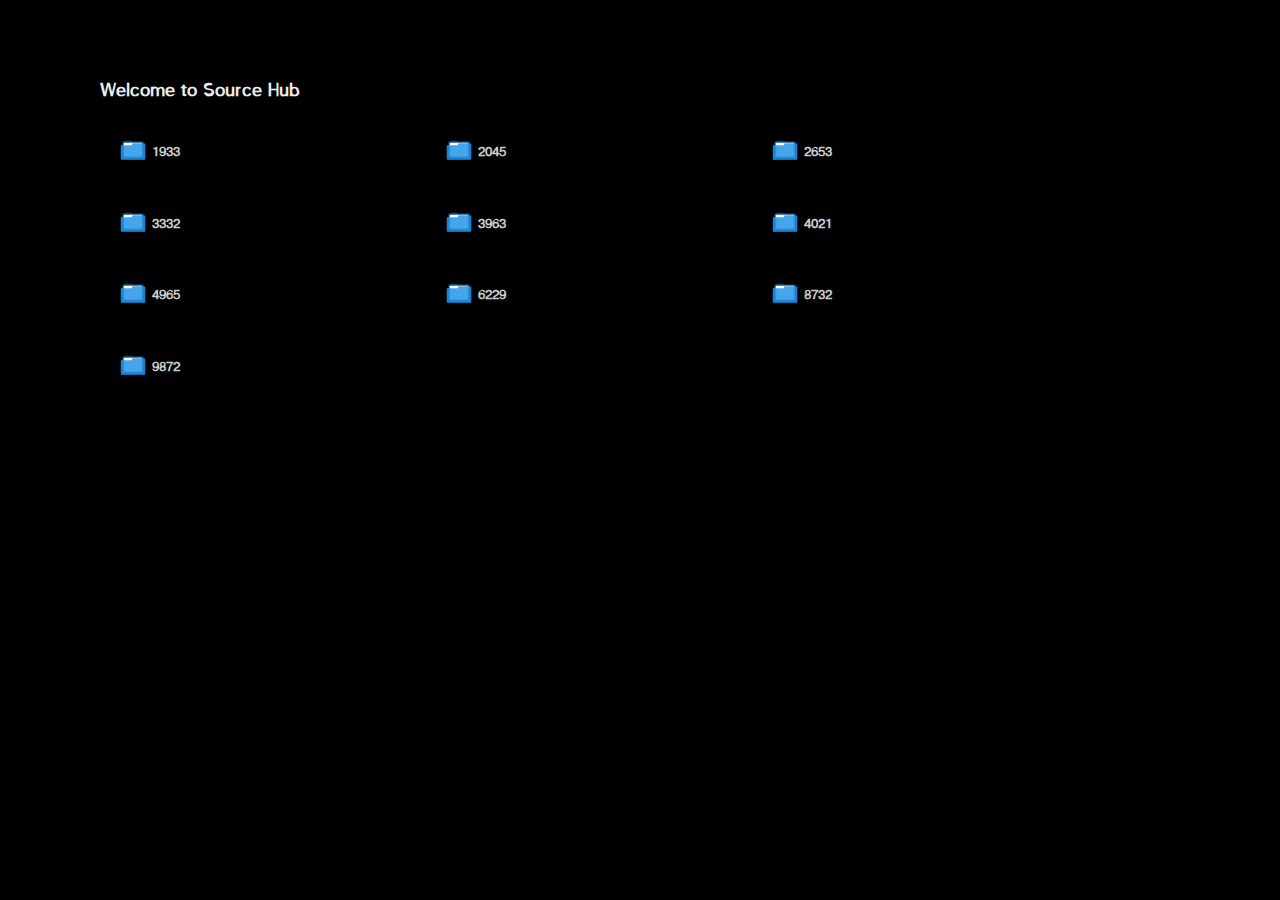
<file: index.html>
<!DOCTYPE html>
<html lang="fa">
<head>
    <meta charset="UTF-8">
    <meta http-equiv="X-UA-Compatible" content="IE=edge">
    <meta name="viewport" content="width=device-width, initial-scale=1.0">
    <title>Source Hub</title>
</head>
<body>

    <script>
        location.href = './0000'; 
    </script>
   
</body>
</html>
</file>
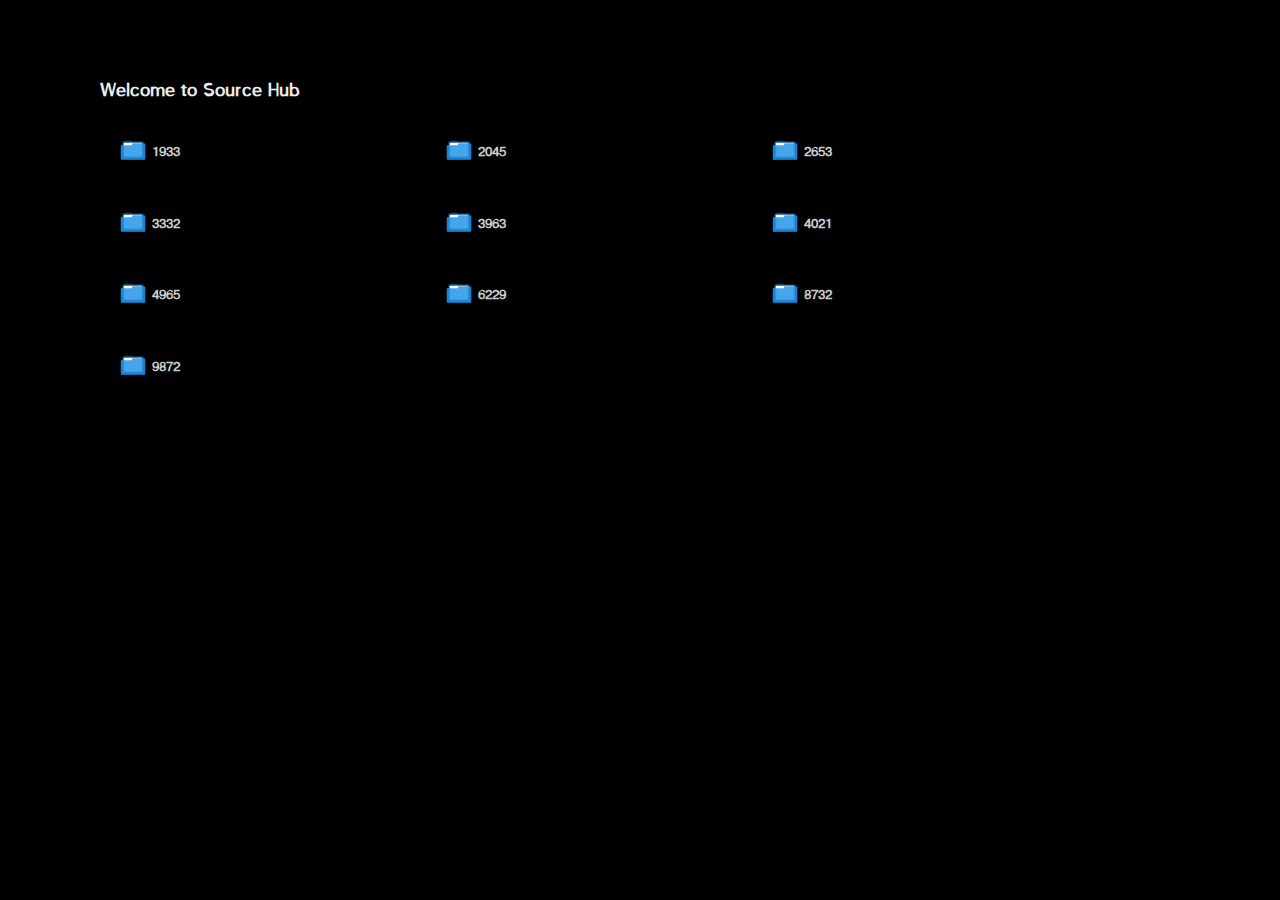
<file: 0000/index.html>
<!DOCTYPE html>
<html>
  <head>
    <meta charset='utf-8'> 
    <meta name="viewport" content="width=device-width, initial-scale=1.0, maximum-scale=1.0, user-scalable=no">
    <link rel="stylesheet" href="./style.css">
    <title>listing directory /</title>
  </head>
  <body class="directory">
    <div id="wrapper">
      <h1>Welcome to Source Hub</h1>
      <ul id="files" class="view-tiles">
        <li><a href="../1933/" class="icon icon-directory" title="1933"><span class="name">1933</span></a></li>
        <li><a href="../2045/" class="icon icon-directory" title="2045"><span class="name">2045</span></a></li>
        <li><a href="../2653/" class="icon icon-directory" title="2653"><span class="name">2653</span></a></li>
        <li><a href="../3332/" class="icon icon-directory" title="3332"><span class="name">3332</span></a></li>
        <li><a href="../3963/" class="icon icon-directory" title="3963"><span class="name">3963</span></a></li>
        <li><a href="../4021/" class="icon icon-directory" title="4021"><span class="name">4021</span></a></li>
        <li><a href="../4965/" class="icon icon-directory" title="4965"><span class="name">4965</span></a></li>
        <li><a href="../6229/" class="icon icon-directory" title="6229"><span class="name">6229</span></a></li>
        <li><a href="../8732/" class="icon icon-directory" title="8732"><span class="name">8732</span></a></li>
        <li><a href="../9872/" class="icon icon-directory" title="9872"><span class="name">9872</span></a></li>
      </ul>
    </div>
  </body>
</html>
</file>
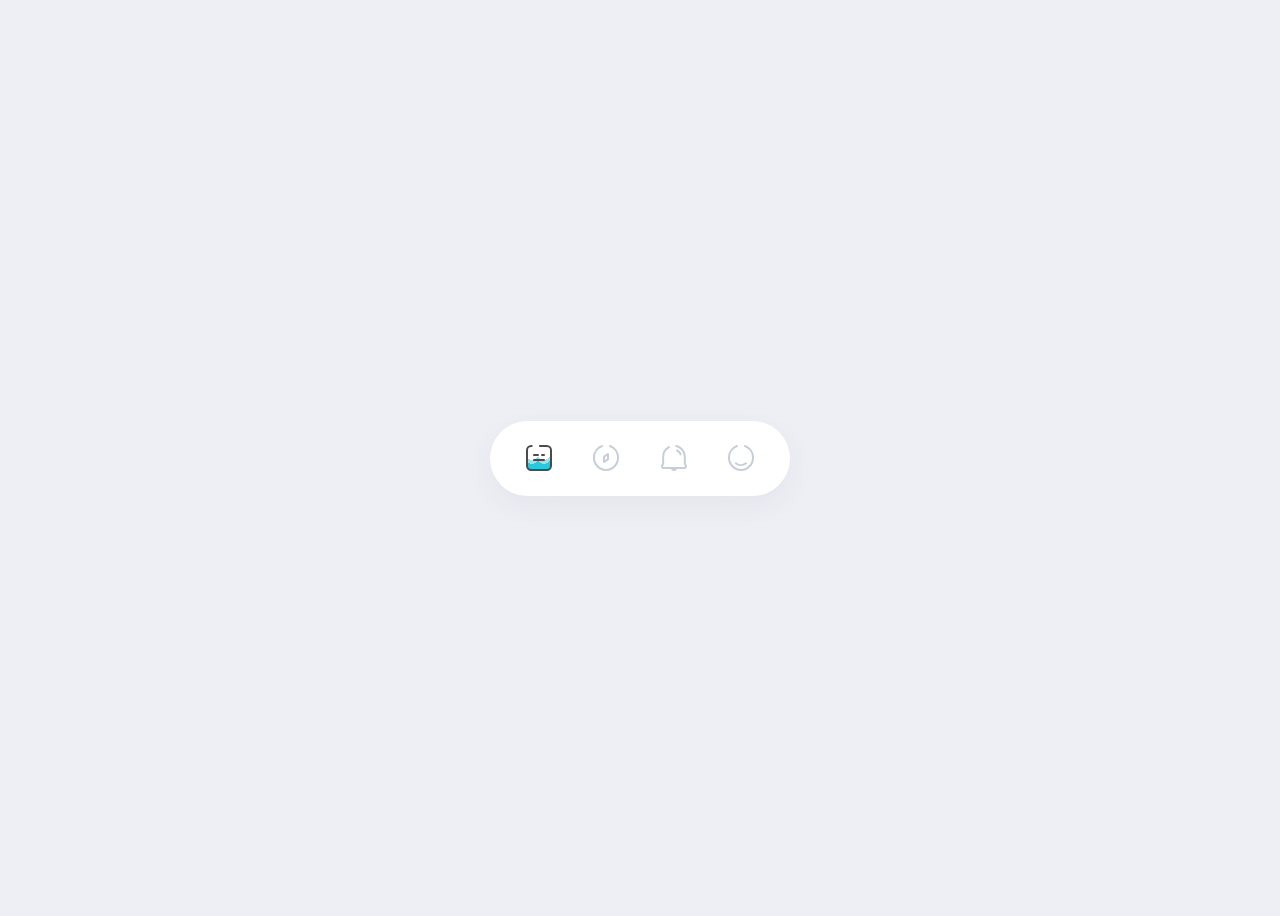
<file: 1933/index.html>
<!DOCTYPE html>
<html lang="en">
<head>
    <meta charset="UTF-8">
    <meta http-equiv="X-UA-Compatible" content="IE=edge">
    <meta name="viewport" content="width=device-width, initial-scale=1.0">
    <title>Document</title>
    <link rel="stylesheet" href="./style.css">
</head>
<body>
    <div class="tabs">
        <!-- TAB 1 -->
        <input type="radio" name="tab" id="tab-01" checked />
        <label for="tab-01">
          <svg>
            <use xlink:href="#icon-01" class="icon" />
          </svg>
          <div class="wave"></div>
        </label>
        <!-- TAB 2 -->
        <input type="radio" name="tab" id="tab-02" />
        <label for="tab-02">
          <svg>
            <use xlink:href="#icon-02" class="icon" />
          </svg>
          <div class="wave"></div>
        </label>
        <!-- TAB 3 -->
        <input type="radio" name="tab" id="tab-03" />
        <label for="tab-03">
          <svg>
            <use xlink:href="#icon-03" class="icon" />
          </svg>
          <div class="wave"></div>
        </label>
        <!-- TAB 4 -->
        <input type="radio" name="tab" id="tab-04" />
        <label for="tab-04">
          <svg>
            <use xlink:href="#icon-04" class="icon" />
          </svg>
          <div class="wave"></div>
        </label>
      </div>
      
      
      <!-- SVG -->
      <svg xmlns="http://www.w3.org/2000/svg" style="display: none;">
        <symbol xmlns="http://www.w3.org/2000/svg" viewBox="0 0 26 26" id="icon-01">
          <path d="M13.93,1H20.8A4.21,4.21,0,0,1,25,5.2V20.8A4.21,4.21,0,0,1,20.8,25H5.2A4.21,4.21,0,0,1,1,20.8V5.2A4.21,4.21,0,0,1,5.2,1h.47"/>
          <line x1="16" y1="10" x2="18" y2="10"/>
          <line x1="8" y1="10" x2="12" y2="10"/>
          <line x1="8" y1="15" x2="18" y2="15"/>
        </symbol>
        <symbol xmlns="http://www.w3.org/2000/svg" viewBox="0 0 26 26" id="icon-02">
          <path d="M17,1a12.33,12.33,0,0,1,8,11.65A12.18,12.18,0,0,1,13,25,12.18,12.18,0,0,1,1,12.65,12.33,12.33,0,0,1,9,1"/>
        <polygon points="15 14.33 11 17 11 11.67 15 9 15 14.33"/>
        </symbol>
        <symbol xmlns="http://www.w3.org/2000/svg" viewBox="0 0 26 26" id="icon-03">
          <path d="M7.91,2.08a11.15,11.15,0,0,0-5.73,9.81v6a7.83,7.83,0,0,1-1,2.92A1.47,1.47,0,0,0,2.43,23H23.57a1.47,1.47,0,0,0,1.26-2.16,7.83,7.83,0,0,1-1-2.92v-6A11.06,11.06,0,0,0,15.18,1"/>
        <path d="M15,23a2,2,0,0,1-4,0"/>
        <path d="M16,5.51A6.53,6.53,0,0,1,19.65,9.4"/>
        </symbol>
        <symbol xmlns="http://www.w3.org/2000/svg" viewBox="0 0 26 26" id="icon-04">
          <path d="M17,1a12.33,12.33,0,0,1,8,11.65A12.18,12.18,0,0,1,13,25,12.18,12.18,0,0,1,1,12.65,12.33,12.33,0,0,1,9,1"/>
        <path d="M18,18.26a8,8,0,0,1-10.09-.1"/>
        </symbol>
      </svg>
      
      <svg xmlns="http://www.w3.org/2000/svg" height="0" width="0">
        <clipPath id="path-icon-01">
          <path d="M13.93,1H20.8A4.21,4.21,0,0,1,25,5.2V20.8A4.21,4.21,0,0,1,20.8,25H5.2A4.21,4.21,0,0,1,1,20.8V5.2A4.21,4.21,0,0,1,5.2,1h.47"/>
        </clipPath>
        <clipPath id="path-icon-02">
          <path d="M17,1a12.33,12.33,0,0,1,8,11.65A12.18,12.18,0,0,1,13,25,12.18,12.18,0,0,1,1,12.65,12.33,12.33,0,0,1,9,1"/>
        </clipPath>
        <clipPath id="path-icon-03">
          <path d="M7.91,2.08a11.15,11.15,0,0,0-5.73,9.81v6a7.83,7.83,0,0,1-1,2.92A1.47,1.47,0,0,0,2.43,23H23.57a1.47,1.47,0,0,0,1.26-2.16,7.83,7.83,0,0,1-1-2.92v-6A11.06,11.06,0,0,0,15.18,1"/>
        </clipPath>
        <clipPath id="path-icon-04">
          <path d="M17,1a12.33,12.33,0,0,1,8,11.65A12.18,12.18,0,0,1,13,25,12.18,12.18,0,0,1,1,12.65,12.33,12.33,0,0,1,9,1"/>
        </clipPath>
      </svg>
</body>
</html>
</file>
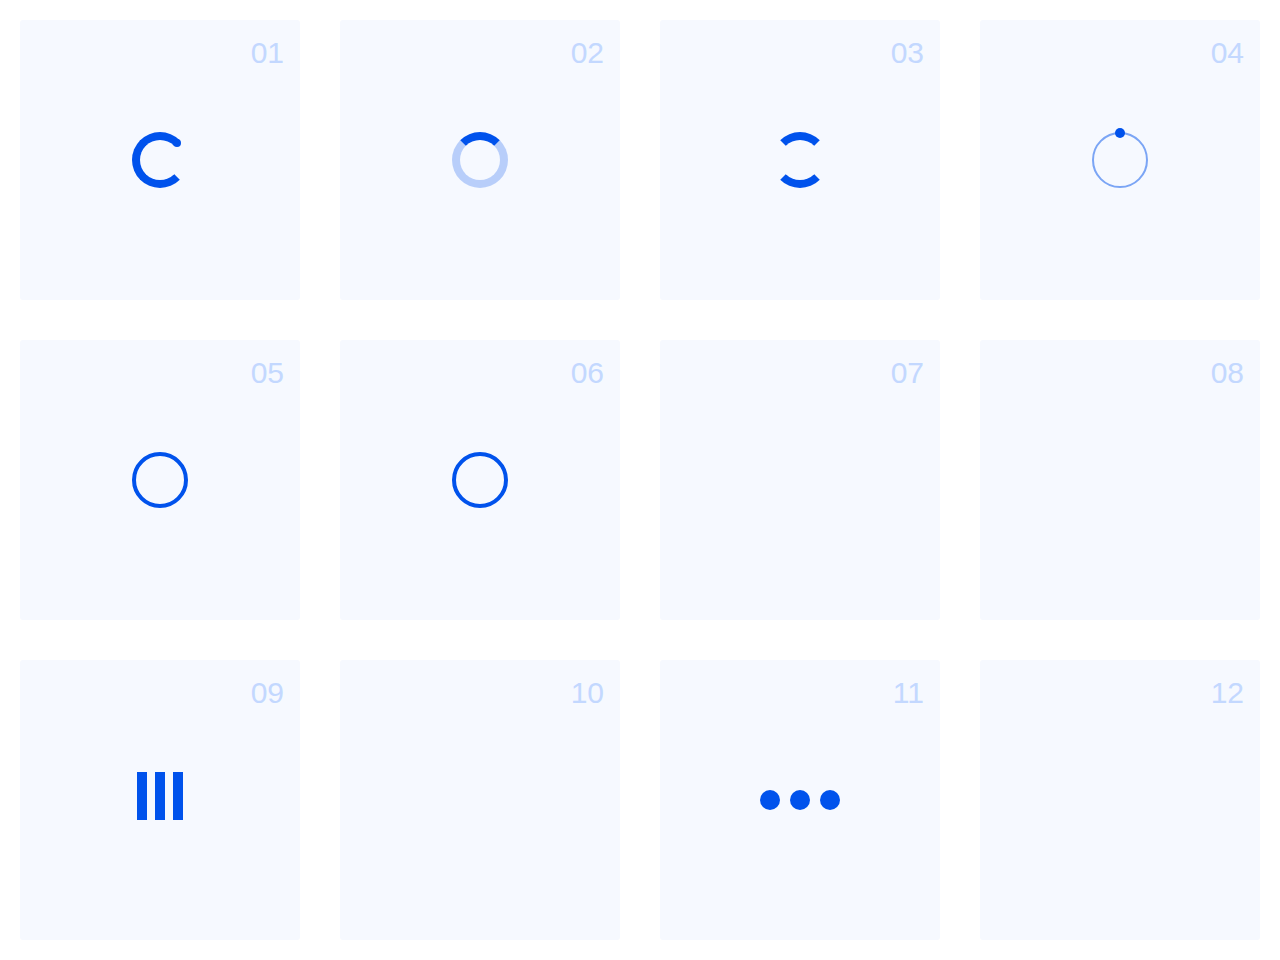
<file: 2045/index.html>
<!DOCTYPE html>
<html>
	<head>
		<title>Loader</title>
		<link rel="stylesheet" type="text/css" href="./style.css">
	</head>
	<body>
		<div class="container">
			<div class="item">
				<div class="number">01</div>
				<div class="loader01"></div>
			</div>

			<div class="item">
				<div class="number">02</div>
				<div class="loader02"></div>
			</div>

			<div class="item">
				<div class="number">03</div>
				<div class="loader03"></div>
			</div>

			<div class="item">
				<div class="number">04</div>
				<div class="loader04"></div>
			</div>

			<div class="item">
				<div class="number">05</div>
				<div class="loader05"></div>
			</div>

			<div class="item">
				<div class="number">06</div>
				<div class="loader06"></div>
			</div>

			<div class="item">
				<div class="number">07</div>
				<div class="loader07"></div>
			</div>

			<div class="item">
				<div class="number">08</div>
				<div class="loader08"></div>
			</div>

			<div class="item">
				<div class="number">09</div>
				<div class="loader09"></div>
			</div>

			<div class="item">
				<div class="number">10</div>
				<div class="loader10"></div>
			</div>

			<div class="item">
				<div class="number">11</div>
				<div class="loader11"></div>
			</div>

			<div class="item">
				<div class="number">12</div>
				<div class="loader12"></div>
			</div>
		</div>
	</body>
</html>
</file>
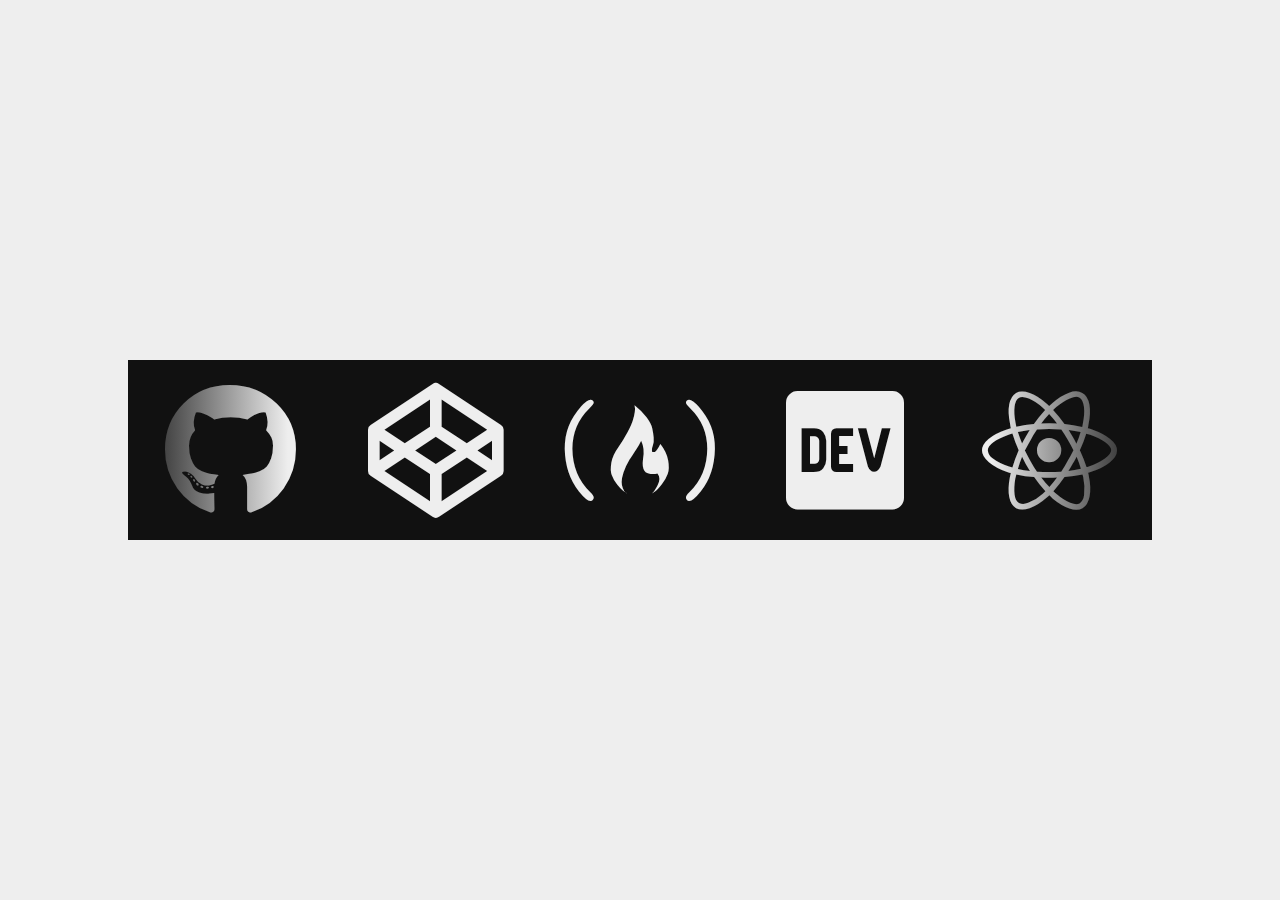
<file: 2653/index.html>
<!DOCTYPE html>
<html lang="en">
<head>
    <meta charset="UTF-8">
    <meta name="viewport" content="width=device-width, initial-scale=1.0">
    <title>Document</title>
    <link rel="stylesheet" href="https://cdnjs.cloudflare.com/ajax/libs/font-awesome/5.8.2/css/all.min.css">
    <link rel="stylesheet" href="./css/style.css">
</head>
<body>
    <div class="marquee">
        <ul class="marquee-content">
          <li><i class="fab fa-github"></i></li>
          <li><i class="fab fa-codepen"></i></li>
          <li><i class="fab fa-free-code-camp"></i></li>
          <li><i class="fab fa-dev"></i></li>
          <li><i class="fab fa-react"></i></li>
          <li><i class="fab fa-vuejs"></i></li>
          <li><i class="fab fa-angular"></i></li>
          <li><i class="fab fa-node"></i></li>
          <li><i class="fab fa-wordpress"></i></li>
          <li><i class="fab fa-aws"></i></li>
          <li><i class="fab fa-docker"></i></li>
          <li><i class="fab fa-android"></i></li>
        </ul>
      </div>
      <script src="./js/script.js"></script>
</body>
</html>
</file>
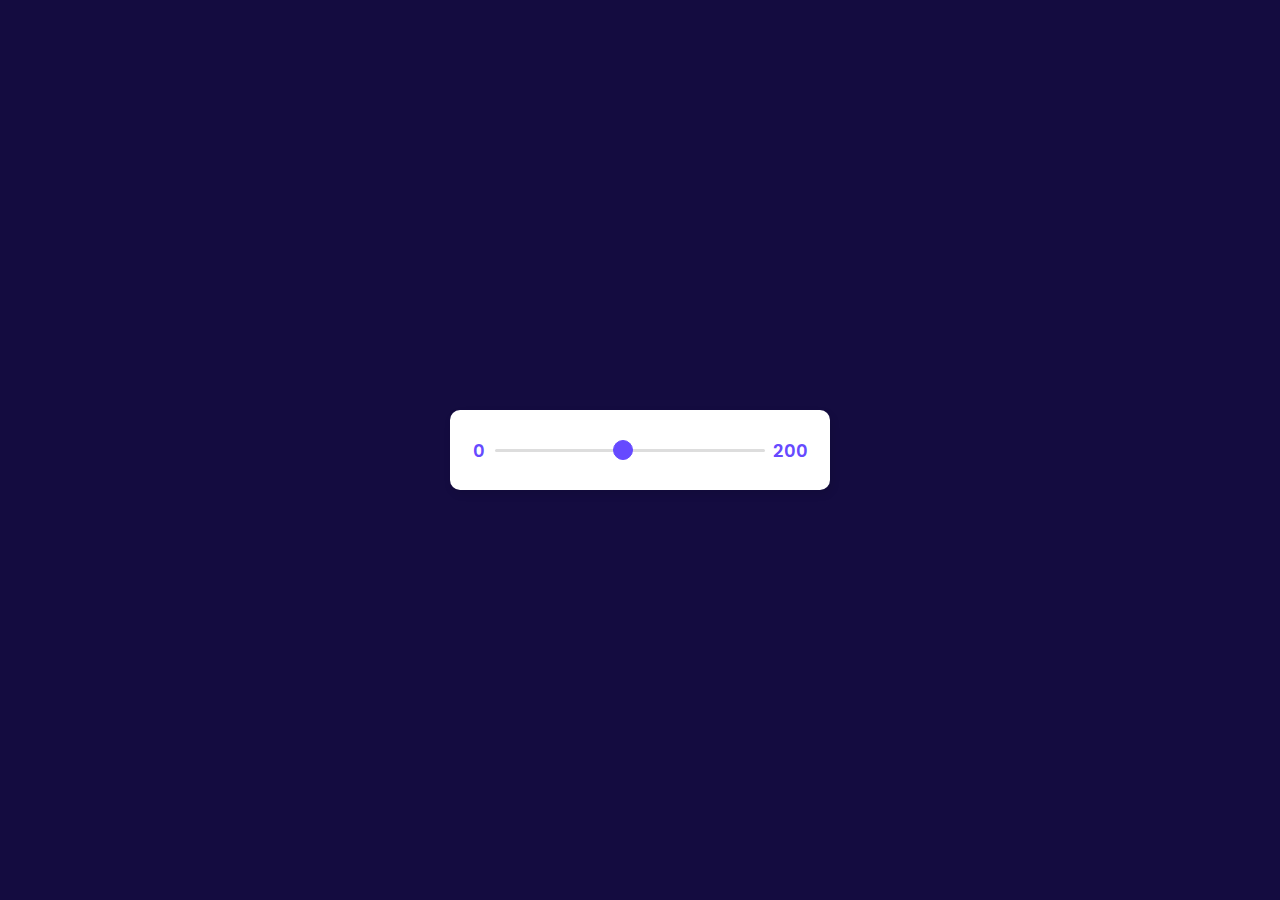
<file: 3963/index.html>
<!DOCTYPE html>
<html lang="en" dir="ltr">
  <head>
    <meta charset="utf-8">
    <title>Range Slider</title>
    <link rel="stylesheet" href="./style.css">
  </head>
  <body>
    <div class="range">
        <div class="sliderValue">
          <span>100</span>
        </div>
        <div class="field">
          <div class="value left">0</div>
          <input type="range" min="10" max="200" value="100" steps="1">
          <div class="value right">200</div>
        </div>
      </div>

    <script>
      const slideValue = document.querySelector("span");
      const inputSlider = document.querySelector("input");
      inputSlider.oninput = (()=>{
        let value = inputSlider.value;
        slideValue.textContent = value;
        slideValue.style.left = (value/2) + "%";
        slideValue.classList.add("show");
      });
      inputSlider.onblur = (()=>{
        slideValue.classList.remove("show");
      });
    </script>
  </body>
</html>
</file>
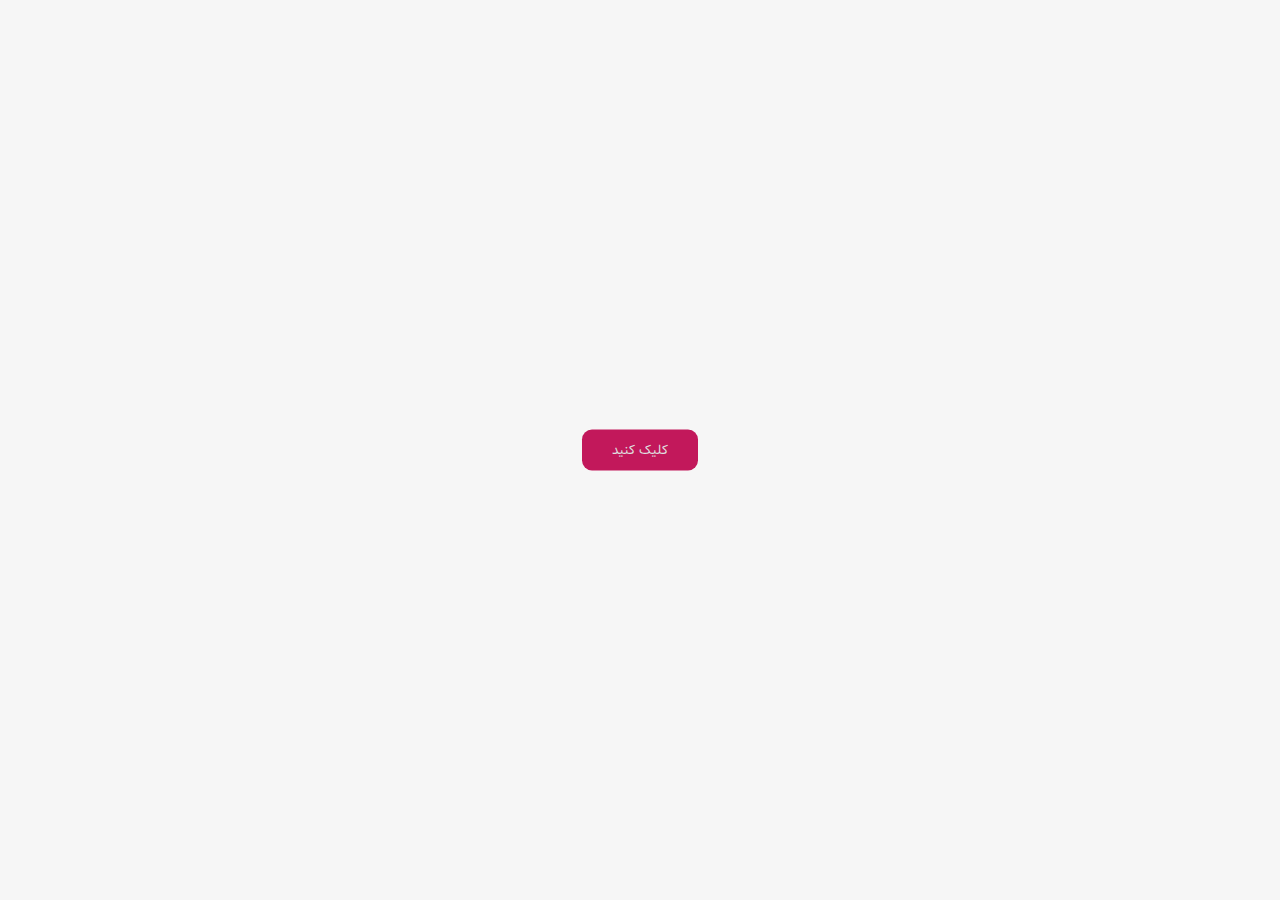
<file: 4021/index.html>
﻿<!DOCTYPE html>
<html>
<head>
    <link href="./css/style.css" rel="stylesheet" />
    <meta name="viewport" content="width=device-width, initial-scale=1">
    <meta charset="utf-8" />
    <title>alert-box</title>
</head>
<body class="body">

    <!--Click Button ::> onclick="alert.send('send message')"-->
    <button class="button alert-btn" onclick="alert.send('Lorem ipsum, dolor sit amet consectetur adipisicing elit. Error, ipsam? Deserunt, ipsum nobis facere voluptates iusto pariatur aspernatur laudantium ea!')">کلیک کنید</button>

    <!--Alert Box-->
    <div class="overlay">
        <div class="container">
            <div class="box">
                <div class="box-head">
                </div>
                <div class="box-body">
                    <p class="message"></p>
                </div>
                <div class="box-footer">
                    <button class="button box-btn" onclick="alert.return()">بستن</button>
                </div>
            </div>
        </div>
    </div>

    <script src="./js/script.js"></script>
</body>
</html>
</file>
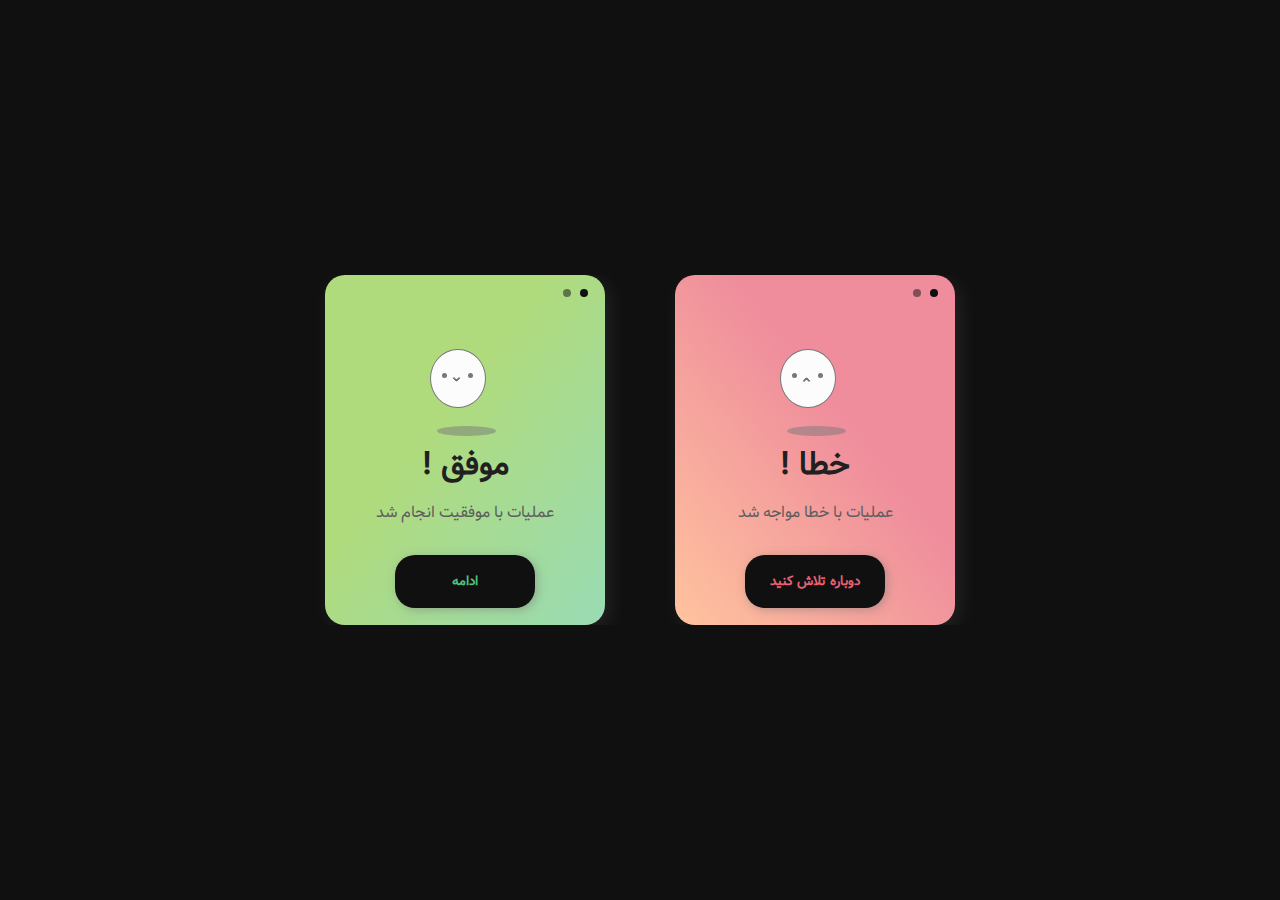
<file: 4965/index.html>
﻿<!DOCTYPE html>
<html>
<head>
    <link href="./style.css" rel="stylesheet">
    <meta name="viewport" content="width=device-width, initial-scale=1">
    <meta charset="utf-8">
    <title>status-box</title>
</head>
<body>
    <div class="container">
        <div class="success-box rwd">
            <div class="dot"></div>
            <div class="dot two"></div>
            <div class="face">
                <div class="eye"></div>
                <div class="eye right"></div>
                <div class="mouth happy"></div>
            </div>
            <div class="shadow scale"></div>
            <div class="message"><h1 class="alert h1">موفق !</h1><p>عملیات با موفقیت انجام شد</p></div>
            <button class="button-box green">ادامه</button>
        </div>
        <div class="error-box rwd">
            <div class="dot"></div>
            <div class="dot two"></div>
            <div class="face2">
                <div class="eye"></div>
                <div class="eye right"></div>
                <div class="mouth sad"></div>
            </div>
            <div class="shadow move"></div>
            <div class="message"><h1 class="alert h1">خطا !</h1><p>عملیات با خطا مواجه شد</div>
            <button class="button-box red">دوباره تلاش کنید</button>
        </div>
    </div>
</body>
</html>
</file>
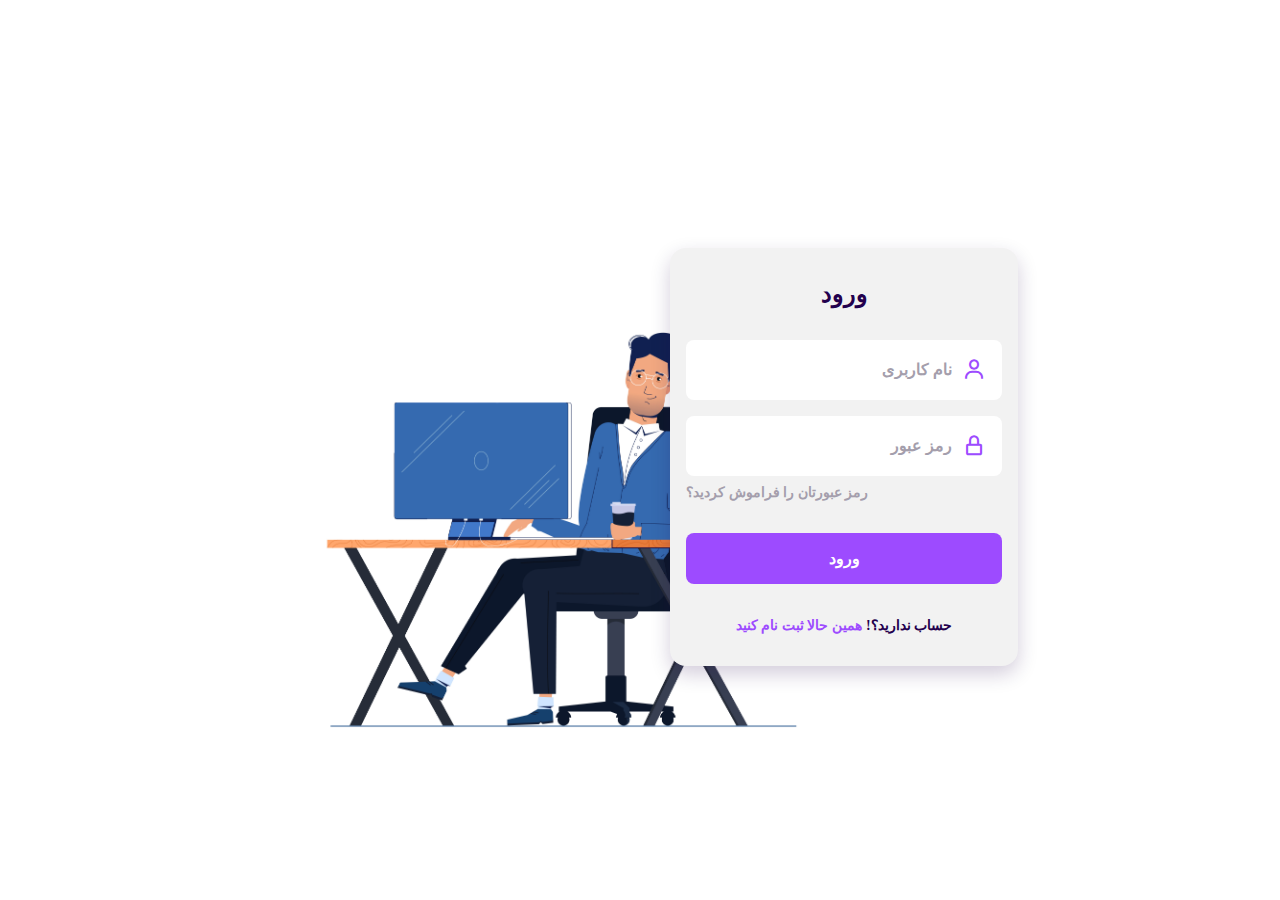
<file: 6229/index.html>
<!DOCTYPE html>
<html lang="fa-IR">
<head>
    <meta charset="UTF-8">
    <meta name="viewport" content="width=device-width, initial-scale=1.0">
    <link rel="stylesheet" href="./css/style.css">
    <link href='https://cdn.jsdelivr.net/npm/boxicons@2.0.5/css/boxicons.min.css' rel='stylesheet'>
    <title>register-login</title>
</head>
<body>
    <div class="login">
        <div class="login__content">
            <div class="login__img">
                <img src="./img/img-login.jpg" alt="">
            </div>

            <div dir="rtl" class="login__forms">
                <form action="" class="login__registre" id="login-in">
                    <h1 class="login__title">ورود</h1>

                    <div class="login__box">
                        <i class='bx bx-user login__icon'></i>
                        <input type="text" placeholder="نام کاربری" class="login__input">
                    </div>

                    <div class="login__box">
                        <i class='bx bx-lock-alt login__icon'></i>
                        <input type="password" placeholder="رمز عبور" class="login__input">
                    </div>

                    <a href="#" class="login__forgot">رمز عبورتان را فراموش کردید؟<a>

                    <a href="#" class="login__button">ورود</a>

                    <div>
                        <span class="login__account">حساب ندارید؟!</span>
                        <span class="login__signin" id="sign-up">همین حالا ثبت نام کنید</span>
                    </div>
                </form>

                <form action="" class="login__create none" id="login-up">
                    <h1 class="login__title">ساخت حساب</h1>

                    <div class="login__box">
                        <i class='bx bx-user login__icon'></i>
                        <input type="text" placeholder="نام کاربری" class="login__input">
                    </div>

                    <div class="login__box">
                        <i class='bx bx-at login__icon'></i>
                        <input type="text" placeholder="ایمیل" class="login__input">
                    </div>

                    <div class="login__box">
                        <i class='bx bx-lock-alt login__icon'></i>
                        <input type="password" placeholder="رمز عبور" class="login__input">
                    </div>

                    <a href="#" class="login__button">ثبت نام و ورود</a>

                    <div>
                        <span class="login__account">حساب دارید؟!</span>
                        <span class="login__signup" id="sign-in">ورود</span>
                    </div>

                    <div class="login__social">
                        <a href="#" class="login__social-icon"><i class='bx bxl-facebook' ></i></a>
                        <a href="#" class="login__social-icon"><i class='bx bxl-twitter' ></i></a>
                        <a href="#" class="login__social-icon"><i class='bx bxl-google' ></i></a>
                    </div>
                </form>
            </div>
        </div>
    </div>

    <script src="./js/main.js"></script>
</body>
</html>
</file>
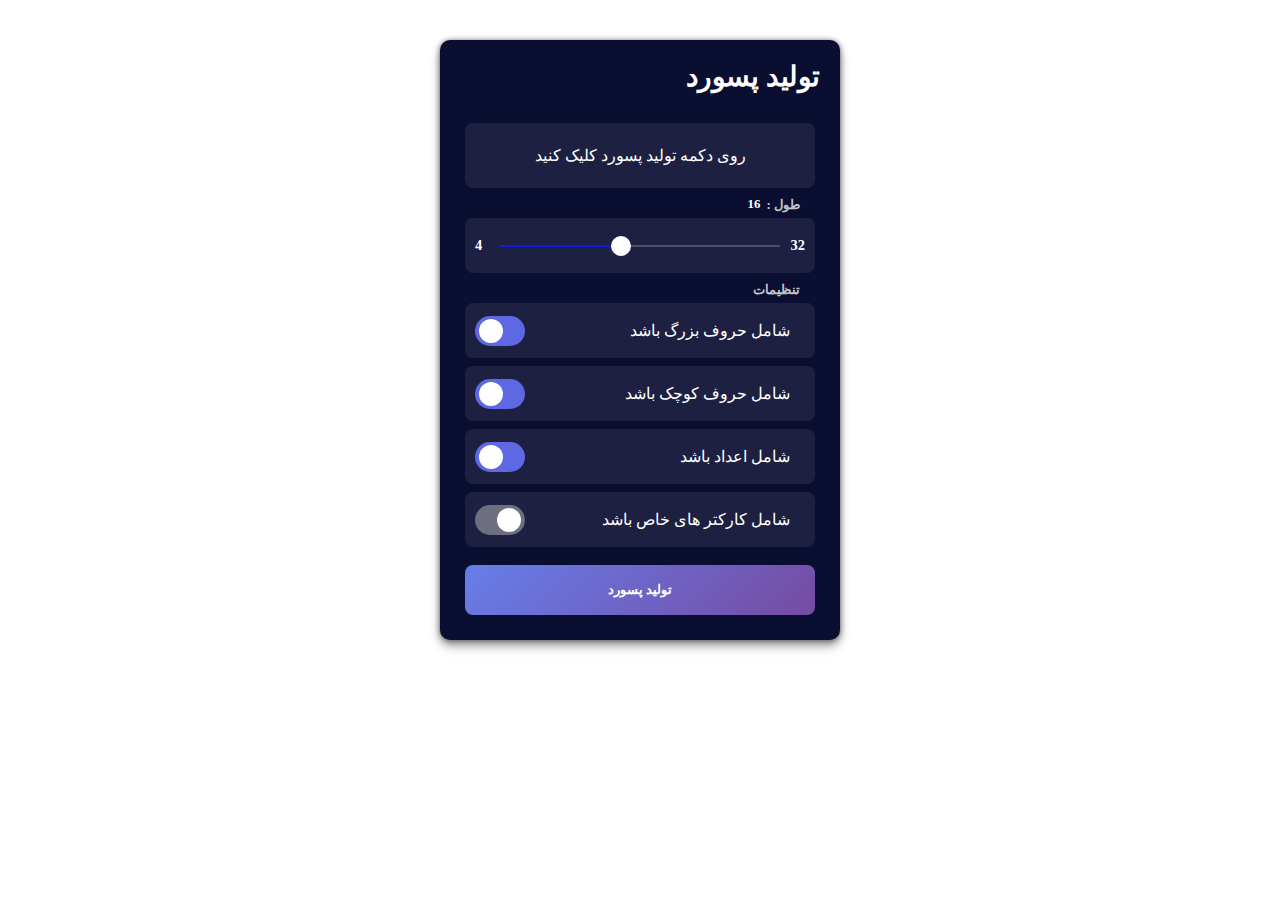
<file: 8732/index.html>
<!DOCTYPE html>
<html lang="fa">
<head>
    <meta charset="UTF-8">
    <meta name="viewport" content="width=device-width, initial-scale=1.0">
    <title>Document</title>
    <link rel="stylesheet" href="https://cdnjs.cloudflare.com/ajax/libs/font-awesome/5.11.2/css/all.min.css">
    <link rel="stylesheet" href="./style.css">
</head>
<body>
    <div class="container">
        <h2 class="title">تولید پسورد</h2>
        <div class="result">
            <div class="result__title field-title">پسورد تولید شده</div>
            <div class="result__info right">کلیک کنید تا کپی شود</div>
            <div class="result__info left">کپی شد</div>
            <div class="result__viewbox" id="result">روی دکمه تولید پسورد کلیک کنید</div>
            <button id="copy-btn" style="--x: 0; --y: 0"><i class="far fa-copy"></i></button>
        </div>
        <div class="length range__slider" data-min="4" data-max="32">
            <div class="length__title field-title" data-length='0'> طول : </div>
            <input id="slider" type="range" min="4" max="32" value="16" />
        </div>
    
        <div class="settings">
            <span class="settings__title field-title">تنظیمات</span>
            <div class="setting">
                <input type="checkbox" id="uppercase" checked />
                <label for="uppercase">شامل حروف بزرگ باشد</label>
            </div>
            <div class="setting">
                <input type="checkbox" id="lowercase" checked />
                <label for="lowercase">شامل حروف کوچک باشد</label>
            </div>
            <div class="setting">
                <input type="checkbox" id="number" checked />
                <label for="number">شامل اعداد باشد</label>
            </div>
            <div class="setting">
                <input type="checkbox" id="symbol" />
                <label for="symbol">شامل کارکتر های خاص باشد</label>
            </div>
        </div>
    
        <button class="btn generate" id="generate">تولید پسورد</button>
    </div>
    
    <script src="./main.js"></script>
</body>
</html>
</file>
<file: 0000/style.css>
@font-face {
  font-family: "Sunny";
  src: url(./FrzzSans.ttf);
}

* {
    margin: 0;
    padding: 0;
    outline: 0;
    box-sizing: border-box;
  }
  
  body {
    padding: 80px 100px;
    font: 13px "Sunny";
    background: #000;
    background-repeat: no-repeat;
    color: #fff;
    -webkit-font-smoothing: antialiased;
  }
  h1, h2, h3 {
    font-size: 22px;
    color: #eee;
  }
  h1 em, h2 em {
    padding: 0 5px;
    font-weight: normal;
  }
  h1 {
    font-size: 60px;
  }
  h2 {
    margin-top: 10px;
  }
  h3 {
    margin: 5px 0 10px 0;
    padding-bottom: 5px;
    border-bottom: 1px solid #eee;
    font-size: 18px;
  }
  ul li {
    list-style: none;
  }
  ul li:hover {
    cursor: pointer;
    color: #2e2e2e;
  }
  ul li .path {
    padding-left: 5px;
    font-weight: bold;
  }
  ul li .line {
    padding-right: 5px;
    font-style: italic;
  }
  ul li:first-child .path {
    padding-left: 0;
  }
  p {
    line-height: 1.5;
  }
  a {
    color: #cdcdcd;
    text-decoration: none;
  }
  a:hover {
    color: #ccc;
  }
  #stacktrace {
    margin-top: 15px;
  }
  .directory h1 {
    margin-bottom: 15px;
    font-size: 18px;
  }
  ul#files {
    width: 100%;
    height: 100%;
    overflow: hidden;
  }
  ul#files li {
    float: left;
    width: 30%;
    line-height: 25px;
    margin: 1px;
  }
  ul#files li a {
    display: block;
    border: 1px solid transparent;
    line-height:2.9;
    -webkit-border-radius: 5px;
    -moz-border-radius: 5px;
    border-radius: 5px;
    overflow: hidden;
    white-space: nowrap;
  }
  ul#files li a:focus,
  ul#files li a:hover {
    background: rgb(143 143 143 / 17%);
    border: 1px solid #72727224;
  }
  ul#files li a.highlight {
    -webkit-transition: background .4s ease-in-out;
    background: #1f1f1b4d;
    border-color: #34343452;
}

  /*views*/
  #files span {
    display: inline-block;
    overflow: hidden;
    text-overflow: ellipsis;
    text-indent: 10px;
  }
  #files .name {
    background-repeat: no-repeat;
  }
  #files .icon .name {
    text-indent: 40px;
    font-weight: bold;
  }
  
  /*tiles*/
  .view-tiles .name {
    width: 100%;
    background-position: 8px 5px;
  }
  .view-tiles .size,
  .view-tiles .date {
    display: none;
  }
  
  /*details*/
  ul#files.view-details li {
    float: none;
    display: block;
    width: 90%;
  }
  ul#files.view-details li.header {
    height: 25px;
    background: #000;
    color: #fff;
    font-weight: bold;
  }
  .view-details .header {
    border-radius: 5px;
  }
  .view-details .name {
    width: 60%;
    background-position: 8px 5px;
  }
  .view-details .size {
    width: 10%;
  }
  .view-details .date {
    width: 30%;
  }
  .view-details .size,
  .view-details .date {
    text-align: right;
    direction: rtl;
  }
  
  /*mobile*/
  @media (max-width: 768px) {
    body {
      font-size: 13px;
      line-height: 16px;
      padding: 0;
    }
    .directory h1 {
      font-size: 2em;
      line-height: 1.5em;
      color: #fff;
      background: #000000e0;
      padding: 15px 10px;
      margin: 0;
    }
    ul#files {
      border-top: 1px solid #cacaca30;
    }
    ul#files li {
      float: none;
      width: auto !important;
      display: block;
      border-bottom: 1px solid #cacaca30;
      font-size: 2em;
      line-height: 1.2em;
      text-indent: 0;
      margin: 0;
    }
    ul#files li:nth-child(odd) {
      background: #000000e0;
    }
    ul#files li a {
      height: auto;
      border: 0;
      border-radius: 0;
      padding: 15px 10px;
    }
    ul#files li a:focus,
    ul#files li a:hover {
      border: 0;
    }
    #files .header,
    #files .size,
    #files .date {
      display: none !important;
    }
    #files .name {
      float: none;
      display: inline-block;
      width: 100%;
      text-indent: 0;
      background-position: 0 50%;
    }
    #files .icon .name {
      text-indent: 41px;
    }
  }
  #files .icon-directory .name {
    background-image: url([data-uri]);
    margin: 14px 10px 0 10px;
    line-height: 3;
  }
</file>
<file: 1933/style.css>
.tabs {
  --background: #FFFFFF;
  --light-grey: #C6CFD9;
  --wave-color: #2AC8DD;
  --width: 300px;
  --height: 75px;
  --border-radius: var(--height);
  background: var(--background);
  width: var(--width);
  height: var(--height);
  padding: 0;
  position: relative;
  border-radius: var(--border-radius);
  -webkit-box-shadow: 0 10px 30px rgba(65, 72, 86, 0.05);
          box-shadow: 0 10px 30px rgba(65, 72, 86, 0.05);
  display: -webkit-box;
  display: -ms-flexbox;
  display: flex;
  -ms-flex-pack: distribute;
      justify-content: space-around;
  -webkit-box-align: center;
      -ms-flex-align: center;
          align-items: center;
  padding: 0 15px;
  -webkit-box-sizing: border-box;
          box-sizing: border-box;
  overflow: hidden;
}

.tabs label {
  width: 26px;
  height: 26px;
  cursor: pointer;
  position: relative;
  display: -webkit-box;
  display: -ms-flexbox;
  display: flex;
  -ms-flex-pack: distribute;
      justify-content: space-around;
  -webkit-box-align: center;
      -ms-flex-align: center;
          align-items: center;
  -webkit-transform-origin: center bottom;
          transform-origin: center bottom;
}

.tabs label::before {
  content: "";
  height: 4px;
  width: 4px;
  border-radius: 0% 100% 50% 50% / 0% 50% 50% 100%;
  -webkit-transform: scale(1, 1) rotate(45deg);
          transform: scale(1, 1) rotate(45deg);
  -webkit-transform-origin: 50% 50%;
          transform-origin: 50% 50%;
  background: var(--wave-color);
  display: block;
  position: absolute;
  top: -30px;
}

.tabs label svg {
  width: 100%;
  height: 100%;
  position: relative;
  z-index: 1;
}

.tabs label svg .icon {
  fill: none;
  stroke: var(--light-grey);
  stroke-dashoffset: 98;
  stroke-width: 2px;
  stroke-linecap: round;
  stroke-linejoin: round;
  -webkit-transition: stroke .15s linear .3s;
  transition: stroke .15s linear .3s;
}

.tabs label .wave {
  height: 26px;
  width: 26px;
  position: absolute;
  overflow: hidden;
}

.tabs label .wave::before, .tabs label .wave::after {
  content: "";
  position: absolute;
  left: 0;
  bottom: -12px;
  right: 0;
  background-repeat: repeat;
  height: 14px;
  width: 48px;
  background-size: 12px 12px;
  -webkit-animation: wave-animation 3s linear infinite;
          animation: wave-animation 3s linear infinite;
  -webkit-transition: bottom .15s ease-out .35s;
  transition: bottom .15s ease-out .35s;
}

.tabs label .wave::before {
  background-image: radial-gradient(circle at 6px -3px, transparent 6px, var(--wave-color) 6px);
  -webkit-animation-duration: 2s;
          animation-duration: 2s;
  opacity: .5;
}

.tabs label .wave::after {
  background-image: radial-gradient(circle at 6px -3px, transparent 6px, var(--wave-color) 6px);
  -webkit-animation-duration: 3s;
          animation-duration: 3s;
}

.tabs label:nth-of-type(1) .wave {
  -webkit-clip-path: url(#path-icon-01);
          clip-path: url(#path-icon-01);
}

.tabs label:nth-of-type(2) .wave {
  -webkit-clip-path: url(#path-icon-02);
          clip-path: url(#path-icon-02);
}

.tabs label:nth-of-type(3) .wave {
  -webkit-clip-path: url(#path-icon-03);
          clip-path: url(#path-icon-03);
}

.tabs label:nth-of-type(4) .wave {
  -webkit-clip-path: url(#path-icon-04);
          clip-path: url(#path-icon-04);
}

.tabs input {
  display: none;
}

.tabs input:checked + label {
  -webkit-animation: wiggle-animation 1s ease .3s;
          animation: wiggle-animation 1s ease .3s;
}

.tabs input:checked + label::before {
  -webkit-animation: drop-animation .35s ease-in both;
          animation: drop-animation .35s ease-in both;
}

.tabs input:checked + label svg .icon {
  stroke: #4B4B4B;
}

.tabs input:checked + label .wave:before {
  bottom: 0;
}

.tabs input:checked + label .wave:after {
  bottom: -4px;
}

@-webkit-keyframes wiggle-animation {
  0% {
    -webkit-transform: rotate(0deg);
            transform: rotate(0deg);
  }
  20% {
    -webkit-transform: rotate(-7deg);
            transform: rotate(-7deg);
  }
  60% {
    -webkit-transform: rotate(7deg);
            transform: rotate(7deg);
  }
  90% {
    -webkit-transform: rotate(-3deg);
            transform: rotate(-3deg);
  }
  100% {
    -webkit-transform: rotate(0deg);
            transform: rotate(0deg);
  }
}

@keyframes wiggle-animation {
  0% {
    -webkit-transform: rotate(0deg);
            transform: rotate(0deg);
  }
  20% {
    -webkit-transform: rotate(-7deg);
            transform: rotate(-7deg);
  }
  60% {
    -webkit-transform: rotate(7deg);
            transform: rotate(7deg);
  }
  90% {
    -webkit-transform: rotate(-3deg);
            transform: rotate(-3deg);
  }
  100% {
    -webkit-transform: rotate(0deg);
            transform: rotate(0deg);
  }
}

@-webkit-keyframes wave-animation {
  0% {
    -webkit-transform: translateX(0%);
            transform: translateX(0%);
  }
  100% {
    -webkit-transform: translateX(-50%);
            transform: translateX(-50%);
  }
}

@keyframes wave-animation {
  0% {
    -webkit-transform: translateX(0%);
            transform: translateX(0%);
  }
  100% {
    -webkit-transform: translateX(-50%);
            transform: translateX(-50%);
  }
}

@-webkit-keyframes drop-animation {
  70% {
    -webkit-transform: scale(0.8, 3) rotate(45deg);
            transform: scale(0.8, 3) rotate(45deg);
    top: -7px;
  }
  100% {
    -webkit-transform: scale(1.5, 0.5) rotate(45deg);
            transform: scale(1.5, 0.5) rotate(45deg);
    top: 19px;
  }
}

@keyframes drop-animation {
  70% {
    -webkit-transform: scale(0.8, 3) rotate(45deg);
            transform: scale(0.8, 3) rotate(45deg);
    top: -7px;
  }
  100% {
    -webkit-transform: scale(1.5, 0.5) rotate(45deg);
            transform: scale(1.5, 0.5) rotate(45deg);
    top: 19px;
  }
}

body {
  background: #eeeef5;
  height: 100vh;
  display: -webkit-box;
  display: -ms-flexbox;
  display: flex;
  -webkit-box-orient: vertical;
  -webkit-box-direction: normal;
      -ms-flex-direction: column;
          flex-direction: column;
  -webkit-box-pack: center;
      -ms-flex-pack: center;
          justify-content: center;
  -webkit-box-align: center;
      -ms-flex-align: center;
          align-items: center;
}

body .socials {
  position: fixed;
  display: block;
  left: 20px;
  bottom: 20px;
}

body .socials > a {
  display: block;
  width: 30px;
  opacity: .2;
  -webkit-transform: scale(var(--scale, 0.8));
          transform: scale(var(--scale, 0.8));
  -webkit-transition: -webkit-transform 0.3s cubic-bezier(0.38, -0.12, 0.24, 1.91);
  transition: -webkit-transform 0.3s cubic-bezier(0.38, -0.12, 0.24, 1.91);
  transition: transform 0.3s cubic-bezier(0.38, -0.12, 0.24, 1.91);
  transition: transform 0.3s cubic-bezier(0.38, -0.12, 0.24, 1.91), -webkit-transform 0.3s cubic-bezier(0.38, -0.12, 0.24, 1.91);
}

body .socials > a:hover {
  --scale: 1;
}
/*# sourceMappingURL=style.css.map */
</file>
<file: 2045/style.css>
html {
  box-sizing: border-box; }

*,
*::before,
*::after {
  box-sizing: inherit; }

body {
  padding: 0;
  margin: 0;
  font-family: 'Helvetica Neue', Helvetica, Arial, sans-serif; }

.container {
  display: flex;
  flex-flow: row wrap;
  justify-content: space-around; }

.item {
  width: 280px;
  height: 280px;
  margin: 20px;
  background: #f6f9ff;
  border-radius: 3px;
  position: relative; }

.number {
  position: absolute;
  top: 16px;
  right: 16px;
  color: #c3d8ff;
  font-size: 30px; }

.loader01 {
  width: 56px;
  height: 56px;
  border: 8px solid #0052ec;
  border-right-color: transparent;
  border-radius: 50%;
  position: relative;
  animation: loader-rotate 1s linear infinite;
  top: 50%;
  margin: -28px auto 0; }
  .loader01::after {
    content: '';
    width: 8px;
    height: 8px;
    background: #0052ec;
    border-radius: 50%;
    position: absolute;
    top: -1px;
    left: 33px; }

@keyframes loader-rotate {
  0% {
    transform: rotate(0); }
  100% {
    transform: rotate(360deg); } }

.loader02 {
  width: 56px;
  height: 56px;
  border: 8px solid rgba(0, 82, 236, 0.25);
  border-top-color: #0052ec;
  border-radius: 50%;
  position: relative;
  animation: loader-rotate 1s linear infinite;
  top: 50%;
  margin: -28px auto 0; }

@keyframes loader-rotate {
  0% {
    transform: rotate(0); }
  100% {
    transform: rotate(360deg); } }

.loader03 {
  width: 56px;
  height: 56px;
  border: 8px solid transparent;
  border-top-color: #0052ec;
  border-bottom-color: #0052ec;
  border-radius: 50%;
  position: relative;
  animation: loader-rotate 1s linear infinite;
  top: 50%;
  margin: -28px auto 0; }

@keyframes loader-rotate {
  0% {
    transform: rotate(0); }
  100% {
    transform: rotate(360deg); } }

.loader04 {
  width: 56px;
  height: 56px;
  border: 2px solid rgba(0, 82, 236, 0.5);
  border-radius: 50%;
  position: relative;
  animation: loader-rotate 1s ease-in-out infinite;
  top: 50%;
  margin: -28px auto 0; }
  .loader04::after {
    content: '';
    width: 10px;
    height: 10px;
    border-radius: 50%;
    background: #0052ec;
    position: absolute;
    top: -6px;
    left: 50%;
    margin-left: -5px; }

@keyframes loader-rotate {
  0% {
    transform: rotate(0); }
  100% {
    transform: rotate(360deg); } }

.loader05 {
  width: 56px;
  height: 56px;
  border: 4px solid #0052ec;
  border-radius: 50%;
  position: relative;
  animation: loader-scale 1s ease-out infinite;
  top: 50%;
  margin: -28px auto 0; }

@keyframes loader-scale {
  0% {
    transform: scale(0);
    opacity: 0; }
  50% {
    opacity: 1; }
  100% {
    transform: scale(1);
    opacity: 0; } }

.loader06 {
  width: 56px;
  height: 56px;
  border: 4px solid transparent;
  border-radius: 50%;
  position: relative;
  top: 50%;
  margin: -28px auto 0; }
  .loader06::before {
    content: '';
    border: 4px solid rgba(0, 82, 236, 0.5);
    border-radius: 50%;
    width: 67.2px;
    height: 67.2px;
    position: absolute;
    top: -9.6px;
    left: -9.6px;
    animation: loader-scale 1s ease-out infinite;
    animation-delay: 1s;
    opacity: 0; }
  .loader06::after {
    content: '';
    border: 4px solid #0052ec;
    border-radius: 50%;
    width: 56px;
    height: 56px;
    position: absolute;
    top: -4px;
    left: -4px;
    animation: loader-scale 1s ease-out infinite;
    animation-delay: 0.5s; }

@keyframes loader-scale {
  0% {
    transform: scale(0);
    opacity: 0; }
  50% {
    opacity: 1; }
  100% {
    transform: scale(1);
    opacity: 0; } }

.loader07 {
  width: 16px;
  height: 16px;
  border-radius: 50%;
  position: relative;
  animation: loader07-u04c322d6 1s linear infinite;
  top: 50%;
  margin: -8px auto 0; }

@keyframes loader07-u04c322d6 {
  0% {
    box-shadow: 0 -27px 0 0 rgba(0, 82, 236, 0.05), 19px -19px 0 0 rgba(0, 82, 236, 0.1), 27px 0 0 0 rgba(0, 82, 236, 0.2), 19px 19px 0 0 rgba(0, 82, 236, 0.3), 0 27px 0 0 rgba(0, 82, 236, 0.4), -19px 19px 0 0 rgba(0, 82, 236, 0.6), -27px 0 0 0 rgba(0, 82, 236, 0.8), -19px -19px 0 0 #0052ec; }
  12.5% {
    box-shadow: 0 -27px 0 0 #0052ec, 19px -19px 0 0 rgba(0, 82, 236, 0.05), 27px 0 0 0 rgba(0, 82, 236, 0.1), 19px 19px 0 0 rgba(0, 82, 236, 0.2), 0 27px 0 0 rgba(0, 82, 236, 0.3), -19px 19px 0 0 rgba(0, 82, 236, 0.4), -27px 0 0 0 rgba(0, 82, 236, 0.6), -19px -19px 0 0 rgba(0, 82, 236, 0.8); }
  25% {
    box-shadow: 0 -27px 0 0 rgba(0, 82, 236, 0.8), 19px -19px 0 0 #0052ec, 27px 0 0 0 rgba(0, 82, 236, 0.05), 19px 19px 0 0 rgba(0, 82, 236, 0.1), 0 27px 0 0 rgba(0, 82, 236, 0.2), -19px 19px 0 0 rgba(0, 82, 236, 0.3), -27px 0 0 0 rgba(0, 82, 236, 0.4), -19px -19px 0 0 rgba(0, 82, 236, 0.6); }
  37.5% {
    box-shadow: 0 -27px 0 0 rgba(0, 82, 236, 0.6), 19px -19px 0 0 rgba(0, 82, 236, 0.8), 27px 0 0 0 #0052ec, 19px 19px 0 0 rgba(0, 82, 236, 0.05), 0 27px 0 0 rgba(0, 82, 236, 0.1), -19px 19px 0 0 rgba(0, 82, 236, 0.2), -27px 0 0 0 rgba(0, 82, 236, 0.3), -19px -19px 0 0 rgba(0, 82, 236, 0.4); }
  50% {
    box-shadow: 0 -27px 0 0 rgba(0, 82, 236, 0.4), 19px -19px 0 0 rgba(0, 82, 236, 0.6), 27px 0 0 0 rgba(0, 82, 236, 0.8), 19px 19px 0 0 #0052ec, 0 27px 0 0 rgba(0, 82, 236, 0.05), -19px 19px 0 0 rgba(0, 82, 236, 0.1), -27px 0 0 0 rgba(0, 82, 236, 0.2), -19px -19px 0 0 rgba(0, 82, 236, 0.3); }
  62.5% {
    box-shadow: 0 -27px 0 0 rgba(0, 82, 236, 0.3), 19px -19px 0 0 rgba(0, 82, 236, 0.4), 27px 0 0 0 rgba(0, 82, 236, 0.6), 19px 19px 0 0 rgba(0, 82, 236, 0.8), 0 27px 0 0 #0052ec, -19px 19px 0 0 rgba(0, 82, 236, 0.05), -27px 0 0 0 rgba(0, 82, 236, 0.1), -19px -19px 0 0 rgba(0, 82, 236, 0.2); }
  75% {
    box-shadow: 0 -27px 0 0 rgba(0, 82, 236, 0.2), 19px -19px 0 0 rgba(0, 82, 236, 0.3), 27px 0 0 0 rgba(0, 82, 236, 0.4), 19px 19px 0 0 rgba(0, 82, 236, 0.6), 0 27px 0 0 rgba(0, 82, 236, 0.8), -19px 19px 0 0 #0052ec, -27px 0 0 0 rgba(0, 82, 236, 0.05), -19px -19px 0 0 rgba(0, 82, 236, 0.1); }
  87.5% {
    box-shadow: 0 -27px 0 0 rgba(0, 82, 236, 0.1), 19px -19px 0 0 rgba(0, 82, 236, 0.2), 27px 0 0 0 rgba(0, 82, 236, 0.3), 19px 19px 0 0 rgba(0, 82, 236, 0.4), 0 27px 0 0 rgba(0, 82, 236, 0.6), -19px 19px 0 0 rgba(0, 82, 236, 0.8), -27px 0 0 0 #0052ec, -19px -19px 0 0 rgba(0, 82, 236, 0.05); }
  100% {
    box-shadow: 0 -27px 0 0 rgba(0, 82, 236, 0.05), 19px -19px 0 0 rgba(0, 82, 236, 0.1), 27px 0 0 0 rgba(0, 82, 236, 0.2), 19px 19px 0 0 rgba(0, 82, 236, 0.3), 0 27px 0 0 rgba(0, 82, 236, 0.4), -19px 19px 0 0 rgba(0, 82, 236, 0.6), -27px 0 0 0 rgba(0, 82, 236, 0.8), -19px -19px 0 0 #0052ec; } }

.loader08 {
  width: 20px;
  height: 20px;
  position: relative;
  animation: loader08-ub06eb63b 1s ease infinite;
  top: 50%;
  margin: -46px auto 0; }

@keyframes loader08-ub06eb63b {
  0%, 100% {
    box-shadow: -13px 20px 0 #0052ec, 13px 20px 0 rgba(0, 82, 236, 0.2), 13px 46px 0 rgba(0, 82, 236, 0.2), -13px 46px 0 rgba(0, 82, 236, 0.2); }
  25% {
    box-shadow: -13px 20px 0 rgba(0, 82, 236, 0.2), 13px 20px 0 #0052ec, 13px 46px 0 rgba(0, 82, 236, 0.2), -13px 46px 0 rgba(0, 82, 236, 0.2); }
  50% {
    box-shadow: -13px 20px 0 rgba(0, 82, 236, 0.2), 13px 20px 0 rgba(0, 82, 236, 0.2), 13px 46px 0 #0052ec, -13px 46px 0 rgba(0, 82, 236, 0.2); }
  75% {
    box-shadow: -13px 20px 0 rgba(0, 82, 236, 0.2), 13px 20px 0 rgba(0, 82, 236, 0.2), 13px 46px 0 rgba(0, 82, 236, 0.2), -13px 46px 0 #0052ec; } }

.loader09 {
  width: 10px;
  height: 48px;
  background: #0052ec;
  position: relative;
  animation: loader09-u3e967ec0 1s ease-in-out infinite;
  animation-delay: 0.4s;
  top: 50%;
  margin: -28px auto 0; }
  .loader09::after, .loader09::before {
    content: '';
    position: absolute;
    width: 10px;
    height: 48px;
    background: #0052ec;
    animation: loader09-u3e967ec0 1s ease-in-out infinite; }
  .loader09::before {
    right: 18px;
    animation-delay: 0.2s; }
  .loader09::after {
    left: 18px;
    animation-delay: 0.6s; }

@keyframes loader09-u3e967ec0 {
  0%, 100% {
    box-shadow: 0 0 0 #0052ec, 0 0 0 #0052ec; }
  50% {
    box-shadow: 0 -8px 0 #0052ec, 0 8px 0 #0052ec; } }

.loader10 {
  width: 28px;
  height: 28px;
  border-radius: 50%;
  position: relative;
  animation: loader10-uba7e1836 0.9s ease alternate infinite;
  animation-delay: 0.36s;
  top: 50%;
  margin: -42px auto 0; }
  .loader10::after, .loader10::before {
    content: '';
    position: absolute;
    width: 28px;
    height: 28px;
    border-radius: 50%;
    animation: loader10-uba7e1836 0.9s ease alternate infinite; }
  .loader10::before {
    left: -40px;
    animation-delay: 0.18s; }
  .loader10::after {
    right: -40px;
    animation-delay: 0.54s; }

@keyframes loader10-uba7e1836 {
  0% {
    box-shadow: 0 28px 0 -28px #0052ec; }
  100% {
    box-shadow: 0 28px 0 #0052ec; } }

.loader11 {
  width: 20px;
  height: 20px;
  border-radius: 50%;
  box-shadow: 0 40px 0 #0052ec;
  position: relative;
  animation: loader11-u7f16642c 0.8s ease-in-out alternate infinite;
  animation-delay: 0.32s;
  top: 50%;
  margin: -50px auto 0; }
  .loader11::after, .loader11::before {
    content: '';
    position: absolute;
    width: 20px;
    height: 20px;
    border-radius: 50%;
    box-shadow: 0 40px 0 #0052ec;
    animation: loader11-u7f16642c 0.8s ease-in-out alternate infinite; }
  .loader11::before {
    left: -30px;
    animation-delay: 0.48s; }
  .loader11::after {
    right: -30px;
    animation-delay: 0.16s; }

@keyframes loader11-u7f16642c {
  0% {
    box-shadow: 0 40px 0 #0052ec; }
  100% {
    box-shadow: 0 20px 0 #0052ec; } }

.loader12 {
  width: 20px;
  height: 20px;
  border-radius: 50%;
  position: relative;
  animation: loader12-u6338d783 1s linear alternate infinite;
  top: 50%;
  margin: -50px auto 0; }

@keyframes loader12-u6338d783 {
  0% {
    box-shadow: -60px 40px 0 2px #0052ec, -30px 40px 0 0 rgba(0, 82, 236, 0.2), 0 40px 0 0 rgba(0, 82, 236, 0.2), 30px 40px 0 0 rgba(0, 82, 236, 0.2), 60px 40px 0 0 rgba(0, 82, 236, 0.2); }
  25% {
    box-shadow: -60px 40px 0 0 rgba(0, 82, 236, 0.2), -30px 40px 0 2px #0052ec, 0 40px 0 0 rgba(0, 82, 236, 0.2), 30px 40px 0 0 rgba(0, 82, 236, 0.2), 60px 40px 0 0 rgba(0, 82, 236, 0.2); }
  50% {
    box-shadow: -60px 40px 0 0 rgba(0, 82, 236, 0.2), -30px 40px 0 0 rgba(0, 82, 236, 0.2), 0 40px 0 2px #0052ec, 30px 40px 0 0 rgba(0, 82, 236, 0.2), 60px 40px 0 0 rgba(0, 82, 236, 0.2); }
  75% {
    box-shadow: -60px 40px 0 0 rgba(0, 82, 236, 0.2), -30px 40px 0 0 rgba(0, 82, 236, 0.2), 0 40px 0 0 rgba(0, 82, 236, 0.2), 30px 40px 0 2px #0052ec, 60px 40px 0 0 rgba(0, 82, 236, 0.2); }
  100% {
    box-shadow: -60px 40px 0 0 rgba(0, 82, 236, 0.2), -30px 40px 0 0 rgba(0, 82, 236, 0.2), 0 40px 0 0 rgba(0, 82, 236, 0.2), 30px 40px 0 0 rgba(0, 82, 236, 0.2), 60px 40px 0 2px #0052ec; } }
</file>
<file: 2653/css/style.css>
@font-face {
    font-family: Vazir;
    src: url('https://cdn.fontcdn.ir/Font/Persian/Vazir/Vazir.eot');
    src: url('https://cdn.fontcdn.ir/Font/Persian/Vazir/Vazir.eot?#iefix') format('embedded-opentype'),
         url('https://cdn.fontcdn.ir/Font/Persian/Vazir/Vazir.woff2') format('woff2'),
         url('https://cdn.fontcdn.ir/Font/Persian/Vazir/Vazir.woff') format('woff'),
         url('https://cdn.fontcdn.ir/Font/Persian/Vazir/Vazir.ttf') format('truetype');
    font-weight: normal;
  }


* {
  margin: 0;
  padding: 0;
  box-sizing: border-box;
}
body {
  font-family: 'Montserrat', sans-serif;
  background-color: #eee;
  color: #111;
  height: 100vh;
  display: flex;
  justify-content: center;
  align-items: center;
}

:root {
  --marquee-width: 80vw;
  --marquee-height: 20vh;
  /* --marquee-elements: 12; */ /* defined with JavaScript */
  --marquee-elements-displayed: 5;
  --marquee-element-width: calc(var(--marquee-width) / var(--marquee-elements-displayed));
  --marquee-animation-duration: calc(var(--marquee-elements) * 2s);
}

.marquee {
  width: var(--marquee-width);
  height: var(--marquee-height);
  background-color: #111;
  color: #eee;
  overflow: hidden;
  position: relative;
}
.marquee:before, .marquee:after {
  position: absolute;
  top: 0;
  width: 10rem;
  height: 100%;
  content: "";
  z-index: 1;
}
.marquee:before {
  left: 0;
  background: linear-gradient(to right, #111 0%, transparent 100%);
}
.marquee:after {
  right: 0;
  background: linear-gradient(to left, #111 0%, transparent 100%);
}
.marquee-content {
  list-style: none;
  height: 100%;
  display: flex;
  animation: scrolling var(--marquee-animation-duration) linear infinite;
}
/* .marquee-content:hover {
  animation-play-state: paused;
} */
@keyframes scrolling {
  0% { transform: translateX(0); }
  100% { transform: translateX(calc(-1 * var(--marquee-element-width) * var(--marquee-elements))); }
}
.marquee-content li {
  display: flex;
  justify-content: center;
  align-items: center;
  /* text-align: center; */
  flex-shrink: 0;
  width: var(--marquee-element-width);
  max-height: 100%;
  font-size: calc(var(--marquee-height)*3/4); /* 5rem; */
  white-space: nowrap;
}

.marquee-content li img {
  width: 100%;
  /* height: 100%; */
  border: 2px solid #eee;
}

@media (max-width: 700px) {
  html { font-size: 12px; }
  :root {
    --marquee-width: 100vw;
    --marquee-height: 16vh;
    --marquee-elements-displayed: 3;
  }
  .marquee:before, .marquee:after { width: 5rem; }
}
</file>
<file: 3963/style.css>
@import url('https://fonts.googleapis.com/css?family=Poppins:400,500,600,700&display=swap');
*{
  margin: 0;
  padding: 0;
  box-sizing: border-box;
  font-family: 'Poppins', sans-serif;
}
html,body{
  display: grid;
  height: 100%;
  text-align: center;
  place-items: center;
  background: #140c40;
}
.range{
  height: 80px;
  width: 380px;
  background: #fff;
  border-radius: 10px;
  padding: 0 65px 0 45px;
  box-shadow: 2px 4px 8px rgba(0,0,0,0.1);
}
.sliderValue{
  position: relative;
  width: 100%;
}
.sliderValue span{
  position: absolute;
  height: 45px;
  width: 45px;
  transform: translateX(-70%) scale(0);
  font-weight: 500;
  top: -40px;
  line-height: 55px;
  z-index: 2;
  color: #fff;
  transform-origin: bottom;
  transition: transform 0.3s ease-in-out;
}
.sliderValue span.show{
  transform: translateX(-70%) scale(1);
}
.sliderValue span:after{
  position: absolute;
  content: '';
  height: 100%;
  width: 100%;
  background: #664AFF;
  border: 3px solid #fff;
  z-index: -1;
  left: 50%;
  transform: translateX(-50%) rotate(45deg);
  border-bottom-left-radius: 50%;
  box-shadow: 0px 0px 8px rgba(0,0,0,0.1);
  border-top-left-radius: 50%;
  border-top-right-radius: 50%;
}
.field{
  display: flex;
  align-items: center;
  justify-content: center;
  height: 100%;
  position: relative;
}
.field .value{
  position: absolute;
  font-size: 18px;
  color: #664AFF;
  font-weight: 600;
}
.field .value.left{
  left: -22px;
}
.field .value.right{
  right: -43px;
}
.range input{
  -webkit-appearance: none;
  width: 100%;
  height: 3px;
  background: #ddd;
  border-radius: 5px;
  outline: none;
  border: none;
  z-index: 2222;
}
.range input::-webkit-slider-thumb{
  -webkit-appearance: none;
  width: 20px;
  height: 20px;
  background: red;
  border-radius: 50%;
  background: #664AFF;
  border: 1px solid #664AFF;
  cursor: pointer;
}
.range input::-moz-range-thumb{
  -webkit-appearance: none;
  width: 20px;
  height: 20px;
  background: red;
  border-radius: 50%;
  background: #664AFF;
  border: 1px solid #664AFF;
  cursor: pointer;
}
.range input::-moz-range-progress{
  background: #664AFF; 
  /*this progress background is only shown on Firefox*/
}
</file>
<file: 4021/css/style.css>
﻿:root {
    --bg-color: #f6f6f6;
    --font-famliy: "vazir";
}


@font-face {
    font-family: "vazir";
    src: url("../font/Vazir.eot"); /* IE9 Compat Modes */
    src: url("../font/Vazir.eot?#iefix") format("embedded-opentype"), /* IE6-IE8 */
    url("../font/Vazir.otf") format("opentype"), /* Open Type Font */
    url("../font/Vazir.svg") format("svg"), /* Legacy iOS */
    url("../font/Vazir.ttf") format("truetype"), /* Safari, Android, iOS */
    url("../font/Vazir.woff") format("woff"), /* Modern Browsers */
    url("../font/Vazir.woff2") format("woff2"); /* Modern Browsers */
    font-weight: normal;
    font-style: normal;
}

* {
    margin: 0;
    padding: 0;
    outline: 0;
    border: 0;
    text-decoration: none;
    box-sizing: border-box;
}

html, body {
    height: 100%;
    overflow: hidden;
}

.body {
    font-family: var(--font-famliy) !important;
    background: var(--bg-color) !important;
}

.container {
    height: 100%;
    padding: 10px 14px;
    display: flex;
    align-items: center;
    justify-content: center;
    
}

.overlay {
    top: 0px;
    left: 0px;
    z-index: 10;
    width: 100%;
    height: 100%;
    display: none;
    overflow: hidden;    
    position: absolute;
    background: #00000044;
}

.box {
    opacity: 0;
    z-index: -1;
    color: #bebebe;
    margin: auto;
    position: relative;
    text-align: center;
    max-width: 1000px;
    border-radius: 20px;
    background: #101010;
    border: 1px solid #cccccc1c;
    transition: 0.3s ease-in-out all;
}

.box-body {
    padding: 14px 26px;
}

.box-footer {
    padding: 0px 12px 12px 0px;
    text-align: right;
}

.box-btn {
    left: 0 !important;
    top: 0 !important;
    position: relative !important;
    padding: 7px 15px !important;
    transform: none !important;
}

.button {
    padding: 10px 30px;
    border: none;
    background: #C2185B;
    border-radius: 10px;
    color: #dfdfdf;
    transition: all 0.15s ease-in;
    position: absolute;
    transform: translate(-50%,-50%);
    top: 50%;
    left: 50%;
    cursor: pointer;
    z-index: 1;
    font-family: var(--font-famliy);
}

button:hover,:focus {
    background: #c2185cb2;
}

.message {
    font-size: 16px;
    margin-top: 15px;
    margin-bottom: 15px;
}


/* Animations */
@keyframes fadeIn {
    0% {
        opacity: 0;
        transform: translateY(-300%);
    }

    100% {
        transform: translateY(0%);
        opacity: 1;
    }
}

@keyframes fadeOut {
    0% {
        opacity: 1;
    }

    100% {
        transform: translateY(-300%);
        opacity: 0;
    }
}

@keyframes fadeInScale {
    0% {
        opacity: 0;
        transform: scale(0,0);
    }

    50% {
        transform: scale(1.25,1.25)
    }

    100% {
        transform: scale(1,1);
        opacity: 1;
    }
}

@keyframes fadeOutScale {
    0% {
        opacity: 1;
    }

    50% {
        opacity: 0;
    }

    100% {
        transform: scale(0,0);
    }
}
</file>
<file: 4965/style.css>
﻿:root {
    --bg-dark-color: #101010;
    --bg-box-error-color: linear-gradient(to bottom left, #EF8D9C 40%, #FFC39E 100%);
    --bg-box-success-color: linear-gradient(to bottom right, #B0DB7D 40%, #99DBB4 100%);

    --box-font-color: #202020;
    --error-font-color: #e96075;
    --success-font-color: #4ec07d;
}

@font-face {
    font-family: "vazir";
    src: url("./font/Vazir.eot"); /* IE9 Compat Modes */
    src: url("./font/Vazir.eot?#iefix") format("embedded-opentype"), /* IE6-IE8 */
    url("./font/Vazir.otf") format("opentype"), /* Open Type Font */
    url("./font/Vazir.svg") format("svg"), /* Legacy iOS */
    url("./font/Vazir.ttf") format("truetype"), /* Safari, Android, iOS */
    url("./font/Vazir.woff") format("woff"), /* Modern Browsers */
    url("./font/Vazir.woff2") format("woff2"); /* Modern Browsers */
    font-weight: normal;
    font-style: normal;
}

* {
    margin: 0;
    padding: 0;
    outline: 0;
    border: 0;
    text-decoration: none;
    box-sizing: border-box;
}

html {
    display: grid;
    min-height: 100%;
}

body {
    display: grid;
    overflow-x:hidden;
    font-family: "vazir";
    background-color: var(--bg-dark-color);
    text-align: center;
    direction:rtl;
}

h1 {
    font-size: 2em;
    font-weight: 100;
    margin:0;
    color: var(--box-font-color);
}

p {
    margin:10px;
    font-size: 1em;
    font-weight: 400;
    color: #5e5e5e;
}

button{
    font-weight:bold !important;
    font-family: "vazir";
}

button, .dot {
     cursor: pointer;
}

.container {
    position: relative;
    margin: auto;
    overflow: hidden;
    width: 700px;
    height: 350px;
}

.success-box {
    position: absolute;
    left: 5%;
    width: 40%;
    height: 100%;
    background: var(--bg-box-success-color);
    border-radius: 20px;
    box-shadow: 5px 5px 20px rgba(203, 205, 211, 0.1);
    perspective: 40px;
    
}

.error-box {
    position: absolute;
    right:5%;
    width: 40%;
    height: 100%;
    background: var(--bg-box-error-color);
    border-radius: 20px;
    box-shadow: 5px 5px 20px rgba(203, 205, 211, 0.1);
    
}

.green {color: var(--success-font-color);}

.red {color: var(--error-font-color);}

.alert {font-weight: 700;}


.dot {
    width: 8px;
    height: 8px;
    background: var(--bg-dark-color);
    border-radius: 50%;
    position: absolute;
    top: 4%;
    right: 6%;
}

.dot:hover {
    background: #404040;
}

.two {
    right: 12%;
    opacity: 0.5;
}

.face {
    position: absolute;
    width: 20%;
    height: 17%;
    background: #FCFCFC;
    border-radius: 50%;
    border: 1px solid #777777;
    top: 21%;
    left: 37.5%;
    z-index: 2;
    animation: bounce 1s ease-in infinite;
}

.face2 {
    position: absolute;
    width: 20%;
    height: 17%;
    background: #FCFCFC;
    border-radius: 50%;
    border: 1px solid #777777;
    top: 21%;
    left: 37.5%;
    z-index: 2;
    animation: roll 3s ease-in-out infinite;
}

.eye {
    position: absolute;
    width: 5px;
    height: 5px;
    background: #777777;
    border-radius: 50%;
    top: 40%;
    left: 20%;
}

.right {left: 68%;}

.mouth {
    position: absolute;
    top: 43%;
    left: 41%;
    width: 7px;
    height: 7px;
    border-radius: 50%;
}

.happy {
    border: 2px solid;
    border-color: transparent #777777 #777777 transparent;
    transform: rotate(45deg);
}

.sad {
    top: 49%;
    border: 2px solid;
    border-color: #777777 transparent transparent #777777;
    transform: rotate(45deg);
}

.shadow {
    position: absolute;
    width: 21%;
    height: 3%;
    opacity: 0.5;
    background: #777777;
    left: 40%;
    top: 43%;
    border-radius: 50%;
    z-index: 1;
}

.scale {animation: scale 1s ease-in infinite;}

.move {animation: move 3s ease-in-out infinite;}

.message {
    position: absolute;
    width: 100%;
    text-align: center;
    height: 40%;
    top: 47%;
}

.button-box {
    position: absolute;
    background: var(--bg-dark-color);
    width: 50%;
    height: 15%;
    border-radius: 20px;
    top: 80%;
    right: 25%;
    outline: 0;
    border: none;
    box-shadow: 2px 2px 10px rgba(119, 119, 119, 0.5);
    transition: all 0.5s ease-in-out;
}

.button-box:hover {
    background: #151515;
    transform: scale(1.05);
    transition: all 0.3s ease-in-out;
}


@keyframes bounce {
    50% {
        transform: translateY(-10px);
    }
}

@keyframes scale {
    50% {
        transform: scale(0.9);
    }
}

@keyframes roll {
    0% {
        transform: rotate(0deg);
        left: 25%;
    }

    50% {
        left: 60%;
        transform: rotate(168deg);
    }

    100% {
        transform: rotate(0deg);
        left: 25%;
    }
}

@keyframes move {
    0% {
        left: 25%;
    }

    50% {
        left: 60%;
    }

    100% {
        left: 25%;
    }
}

@media only screen and (max-width:700px) {
    .container {
        position: relative;
        margin: auto;
        overflow: hidden;
        width: 100%;
        
    }


}

@media only screen and (max-width:500px) {
    .container {
        position: relative;
        margin: auto;
        overflow: hidden;
        width: 100%;
        height: 650px;
    }

    .success-box {
        width: 80%;
        height: 48%;
        right: 0;
        left: 0;
        margin: auto;
    }

    .error-box {
        width: 80%;
        height: 48%;
        top: 50%;
        right: 0;
        left: 0;
        margin: auto;
    }

    .face {
        width: 18%;
    }

    .face2 {
        width: 18%;
    }
}
</file>
<file: 6229/css/style.css>
@import url('https://cdn.fontcdn.ir/Font/Persian/Vazir/Vazir.css');

:root{
  --first-color: #9D4BFF;
  --first-color-dark: #23004D;
  --first-color-light: #A49EAC;
  --first-color-lighten: #F2F2F2;

  --body-font: vazir;
  --h1-font-size: 1.5rem;
  --normal-font-size: .938rem;
  --small-font-size: .813rem;
}

@media screen and (min-width: 768px){
  :root{
    --normal-font-size: 1rem;
    --small-font-size: .875rem;
  }
}

*,::before,::after{
  box-sizing: border-box;
}

body{
  margin: 0;
  padding: 0;
  font-family: var(--body-font);
  font-size: var(--normal-font-size);
  color: var(--first-color-dark);
}

h1{
  margin: 0;
}

a{
  text-decoration: none;
}

img{
  max-width: 100%;
  height: auto;
  display: block;
}

.login{
  display: grid;
  grid-template-columns: 100%;
  height: 100vh;
  margin-left: 1.5rem;
  margin-right: 1.5rem;
}

.login__content{
  display: grid;
}

.login__img{
  justify-self: center;
}

.login__img img{
  width: 310px;
  margin-top: 1.5rem;
}

.login__forms{
  position: relative;
  height: 368px;
}

.login__registre, .login__create{
  position: absolute;
  bottom: 1rem;
  width: 100%;
  background-color: var(--first-color-lighten);
  padding: 2rem 1rem;
  border-radius: 1rem;
  text-align: center;
  box-shadow: 0 8px 20px rgba(35,0,77,.2);
  animation-duration: .4s;
  animation-name: animate-login;
}

@keyframes animate-login{
  0%{
    transform: scale(1,1);
  }
  50%{
    transform: scale(1.1,1.1);
  }
  100%{
    transform: scale(1,1);
  }
}

.login__title{
  font-size: var(--h1-font-size);
  margin-bottom: 2rem;
}

.login__box{
  display: grid;
  grid-template-columns: max-content 1fr;
  column-gap: .5rem;
  padding: 1.125rem 1rem;
  background-color: #FFF;
  margin-top: 1rem;
  border-radius: .5rem;
}

.login__icon{
  font-size: 1.5rem;
  color: var(--first-color);
}

.login__input{
  border: none;
  outline: none;
  font-size: var(--normal-font-size);
  font-weight: 700;
  color: var(--first-color-dark);
}

.login__input::placeholder{
  font-size: var(--normal-font-size);
  font-family: var(--body-font);
  color: var(--first-color-light);
}

.login__forgot{
  display: block;
  width: max-content;
  margin-right: auto;
  margin-top: .5rem;
  font-size: var(--small-font-size);
  font-weight: 600;
  color: var(--first-color-light);
}

.login__button{
  display: block;
  padding: 1rem;
  margin: 2rem 0;
  background-color: var(--first-color);
  color: #FFF;
  font-weight: 600;
  text-align: center;
  border-radius: .5rem;
  transition: .3s;
}

.login__button:hover{
  background-color: var(--first-color-dark);
}

.login__account, .login__signin, .login__signup{
  font-weight: 600;
  font-size: var(--small-font-size);
}

.login__account{
  color: var(--first-color-dark);
}

.login__signin, .login__signup{
  color: var(--first-color);
  cursor: pointer;
}

.login__social{
  margin-top: 2rem;
}

.login__social-icon{
  font-size: 1.5rem;
  color: var(--first-color-dark);
  margin: 0 1.5rem;
}

.block{
  display: block;
}

.none{
  display: none;
}

@media screen and (min-width: 576px){
  .login__forms{
    width: 348px;
    justify-self: center;
  }
}

@media screen and (min-width: 1024px){
  .login{
    height: 100vh;
    overflow: hidden;
  }

  .login__content{
    grid-template-columns: repeat(2, max-content);
    justify-content: center;
    align-items: center;
    margin-left: 10rem;
  }

  .login__img{
    display: flex;
    width: 600px;
    height: 588px;
    background-color: var(--first-color-lighten);
    border-radius: 1rem;
  }

  .login__img img{
    width: 100%;
    margin-top: 0;
  }

  .login__registre, .login__create{
    left: -11rem;
  }

  .login__registre{
    bottom: -2rem;
  }

  .login__create{
    bottom: -5.5rem;
  }
}
</file>
<file: 8732/style.css>
@font-face {
  font-family: Vazir;
  src: url('https://cdn.fontcdn.ir/Font/Persian/Vazir/Vazir.eot');
  src: url('https://cdn.fontcdn.ir/Font/Persian/Vazir/Vazir.eot?#iefix') format('embedded-opentype'),
       url('https://cdn.fontcdn.ir/Font/Persian/Vazir/Vazir.woff2') format('woff2'),
       url('https://cdn.fontcdn.ir/Font/Persian/Vazir/Vazir.woff') format('woff'),
       url('https://cdn.fontcdn.ir/Font/Persian/Vazir/Vazir.ttf') format('truetype');
  font-weight: normal;
}

* {
  margin: 0;
  padding: 0;
  box-sizing: border-box;
}

body {
  direction: rtl;
  width: 100%;
  height: 100%;
  background-image: linear-gradient(to top, rgb(255, 255, 255) 100%, #b3b3b3 200%);
  display: flex;
  justify-content: center;
  align-items: center;
}

button {
  border: 0;
  outline: 0;
}

.container {
  margin: 40px 0;
  width: 400px;
  height: 600px;
  padding: 10px 25px;
  background: #0a0e31;
  border-radius: 10px;
  box-shadow: 0 0 5px rgba(0, 0, 0, 0.45), 0 4px 8px rgba(0, 0, 0, 0.35), 0 8px 12px rgba(0, 0, 0, 0.15);
  font-family: Vazir;
}
.container h2.title {
  font-size: 1.75rem;
  margin: 10px -5px;
  margin-bottom: 30px;
  color: #fff;
}

.result {
  position: relative;
  width: 100%;
  height: 65px;
  overflow: hidden;
}
.result__info {
  position: absolute;
  bottom: 4px;
  color: #fff;
  font-size: 0.8rem;
  transition: all 150ms ease-in-out;
  transform: translateY(200%);
  opacity: 0;
}
.result__info.right {
  right: 8px;
}
.result__info.left {
  left: 8px;
}
.result__viewbox {
  width: 100%;
  height: 100%;
  background: rgba(255, 255, 255, 0.08);
  border-radius: 8px;
  color: #fff;
  text-align: center;
  line-height: 65px;
  cursor: pointer;
}
.result #copy-btn {
  position: absolute;
  top: var(--y);
  left: var(--x);
  width: 38px;
  height: 38px;
  background: #fff;
  border-radius: 50%;
  opacity: 0;
  transform: translate(-50%, -50%) scale(0);
  transition: all 350ms cubic-bezier(0.175, 0.885, 0.32, 1.275);
  cursor: pointer;
  z-index: 2;
 
}
.result #copy-btn:active {
  box-shadow: 0 0 0 200px rgba(255, 255, 255, 0.08);
}
.result:hover #copy-btn {
  opacity: 1;
  transform: translate(-50%, -50%) scale(1.35);
}

.field-title {
  position: absolute;
  top: -13px;
  right: 15px;
  transform: translateY(-50%);
  font-weight: 800;
  color: rgba(255, 255, 255, 0.767);
  text-transform: uppercase;
  font-size: 0.8rem;
  pointer-events: none;
  user-select: none;
  
}

.options {
  width: 100%;
  height: auto;
  margin: 50px 0;
}

.range__slider {
  position: relative;
  width: 100%;
  height: calc(65px - 10px);
  display: flex;
  justify-content: center;
  align-items: center;
  background: rgba(255, 255, 255, 0.08);
  border-radius: 8px;
  margin: 30px 0;
  
}
.range__slider::before, .range__slider::after {
  position: absolute;
  color: #fff;
  font-size: 0.9rem;
  font-weight: bold;
}
.range__slider::before {
  content: attr(data-min);
  left: 10px;
}
.range__slider::after {
  content: attr(data-max);
  right: 10px;
}
.range__slider .length__title::after {
  content: attr(data-length);
  position: absolute;
  left: -19px;
  font-variant-numeric: tabular-nums;
  color: #fff;
}

#slider {
  -webkit-appearance: none;
  width: calc(100% - (70px));
  height: 2px;
  border-radius: 5px;
  background: rgba(255, 255, 255, 0.314);
  outline: none;
  padding: 0;
  margin: 0;
  cursor: pointer;
direction: ltr;
}
#slider::-webkit-slider-thumb {
  -webkit-appearance: none;
  width: 20px;
  height: 20px;
  border-radius: 50%;
  background: white;
  cursor: pointer;
  transition: all 0.15s ease-in-out;

}
#slider::-webkit-slider-thumb:hover {
  background: #d4d4d4;
  transform: scale(1.2);
}
#slider::-moz-range-thumb {
  width: 20px;
  height: 20px;
  border: 0;
  border-radius: 50%;
  background: white;
  cursor: pointer;
  transition: background 0.15s ease-in-out;
}
#slider::-moz-range-thumb:hover {
  background: #d4d4d4;
}

.settings {
  position: relative;
  height: auto;
  widows: 100%;
  display: flex;
  flex-direction: column;
}
.settings .setting {
  position: relative;
  width: 100%;
  height: calc(65px - 10px);
  background: rgba(255, 255, 255, 0.08);
  border-radius: 8px;
  display: flex;
  align-items: center;
  padding: 10px 25px;
  color: #fff;
  margin-bottom: 8px;
}
.settings .setting input {
  opacity: 0;
  position: absolute;
}
.settings .setting input + label {
  user-select: none;
}
.settings .setting input + label::before, .settings .setting input + label::after {
  content: "";
  position: absolute;
  transition: 150ms cubic-bezier(0.24, 0, 0.5, 1);
  transform: translateY(-50%);
  top: 50%;
  left: 10px;
  cursor: pointer;
}
.settings .setting input + label::before {
  height: 30px;
  width: 50px;
  border-radius: 30px;
  background: rgba(214, 214, 214, 0.434);
}
.settings .setting input + label::after {
  height: 24px;
  width: 24px;
  border-radius: 60px;
  left: 32px;
  background: #fff;
}
.settings .setting input:checked + label:before {
  background: #5d68e2;
  transition: all 150ms cubic-bezier(0, 0, 0, 0.1);
}
.settings .setting input:checked + label:after {
  left: 14px;
}
.settings .setting input:focus + label:before {
  box-shadow: 0 0 0 2px rgba(255, 255, 255, 0.75);
}
.settings .setting input:disabled + label:before, .settings .setting input:disabled + label:after {
  cursor: not-allowed;
}
.settings .setting input:disabled + label:before {
  background: #4f4f6a;
}
.settings .setting input:disabled + label:after {
  background: #909090;
}

.btn.generate {
  user-select: none;
  position: relative;
  width: 100%;
  height: 50px;
  margin: 10px 0;
  border-radius: 8px;
  color: #fff;
  border: none;
  background-image: linear-gradient(135deg, #667eea 0%, #764ba2 100%);
  letter-spacing: 1px;
  font-weight: bold;
  text-transform: uppercase;
  cursor: pointer;
  transition: all 150ms ease;
  font-family: Vazir;
}
.btn.generate:active {
  transform: translateY(-3%);
  box-shadow: 0 4px 8px rgba(255, 255, 255, 0.08);
}

.support {
  position: fixed;
  right: 10px;
  bottom: 10px;
  padding: 10px;
  display: flex;
}

a {
  margin: 0 20px;
  color: #fff;
  font-size: 2rem;
  transition: all 400ms ease;
}

a:hover {
  color: #222;
}

.github-corner svg {
  position: absolute;
  right: 0;
  top: 0;
  mix-blend-mode: darken;
  color: #eeeeee;
  fill: #353535;
  clip-path: polygon(0 0, 100% 0, 100% 100%);
}

.github-corner:hover .octo-arm {
  animation: octocat-wave 0.56s;
}

@keyframes octocat-wave {
  0%, 100% {
    transform: rotate(0);
  }
  20%, 60% {
    transform: rotate(-20deg);
  }
  40%, 80% {
    transform: rotate(10deg);
  }
}
</file>
